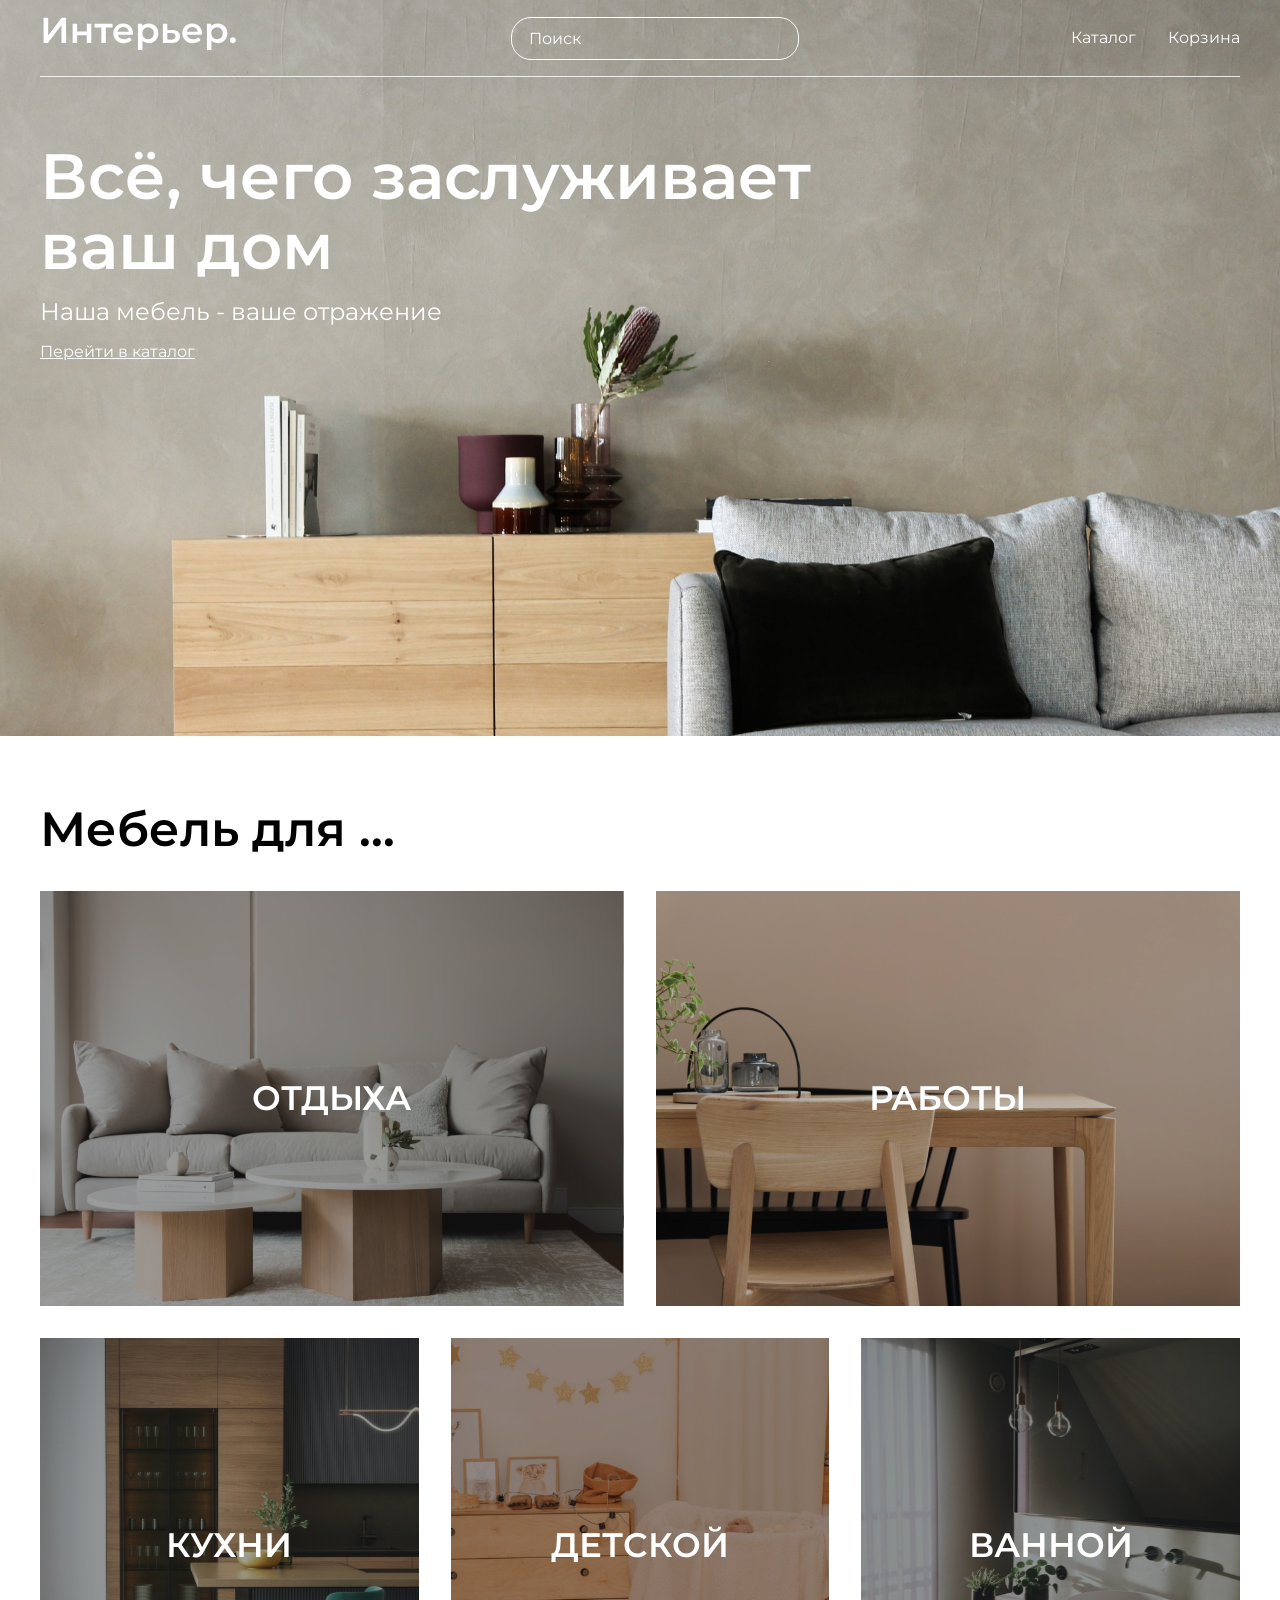
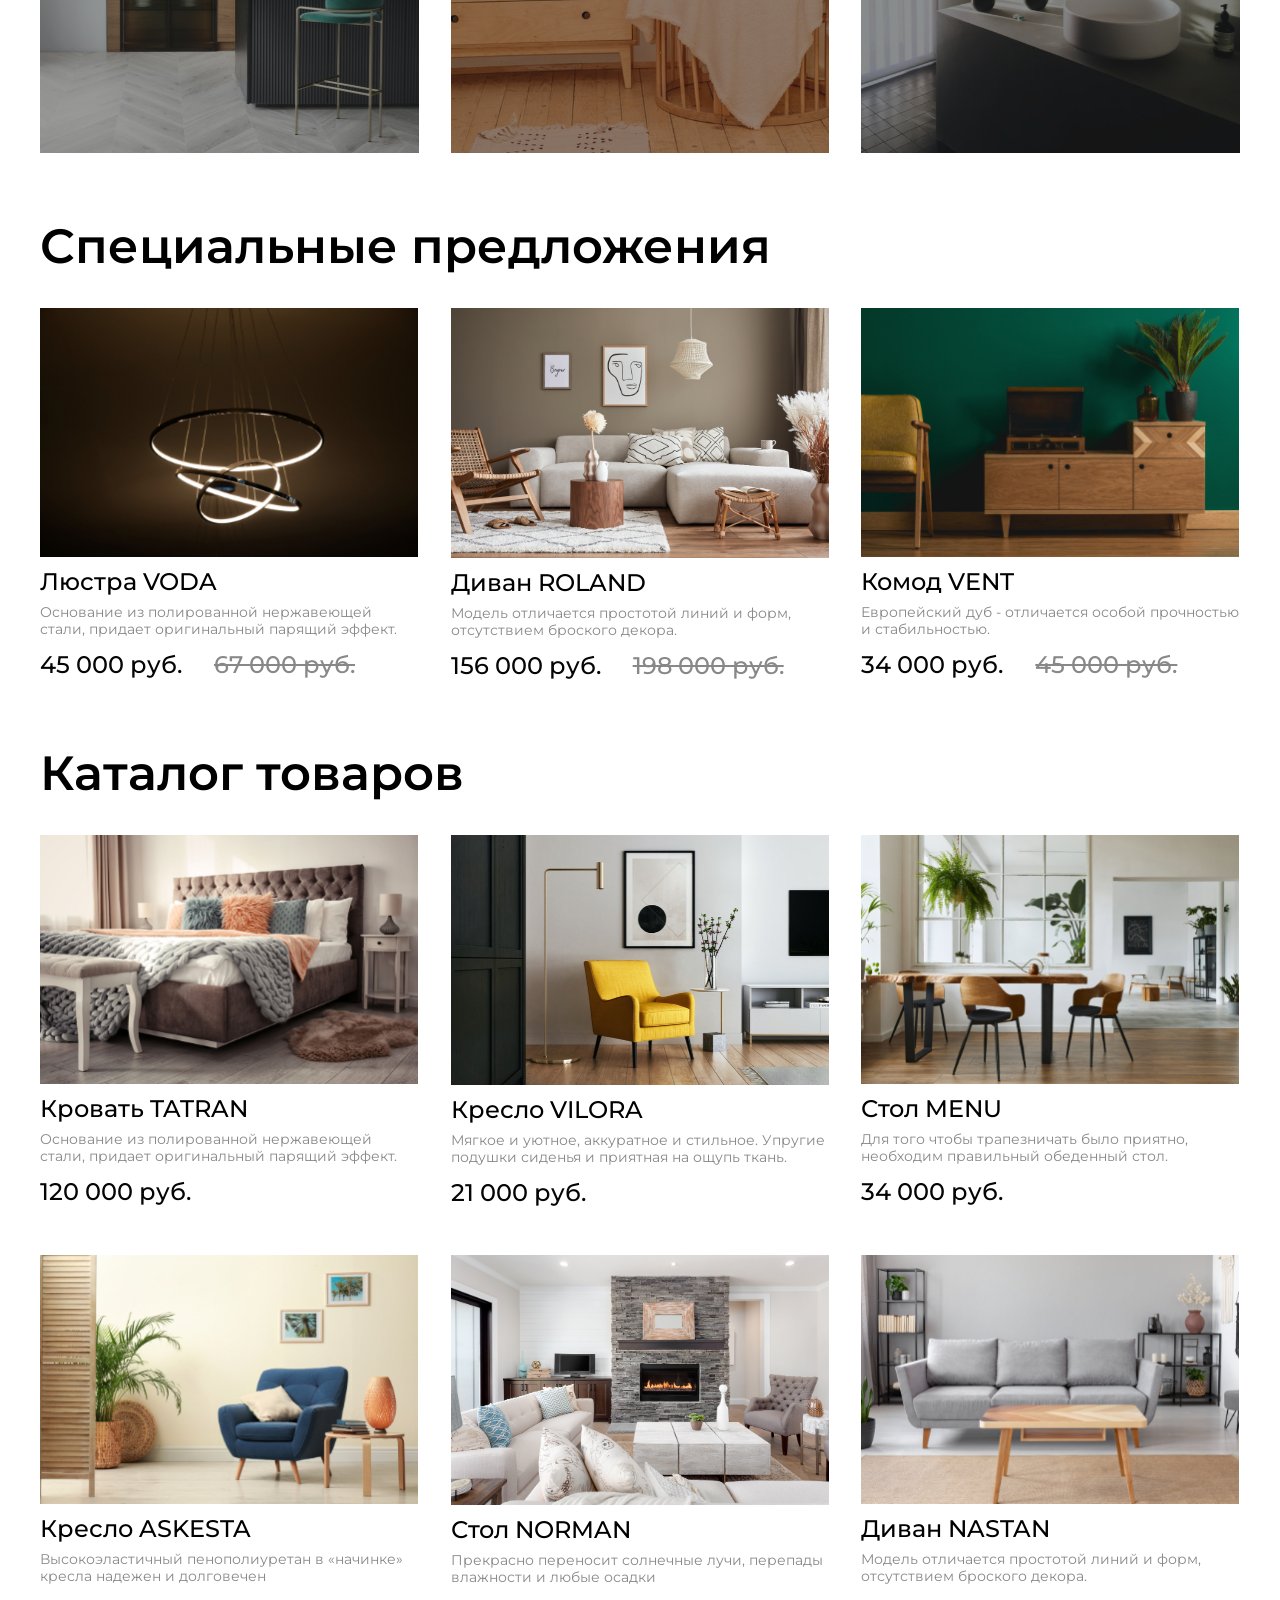
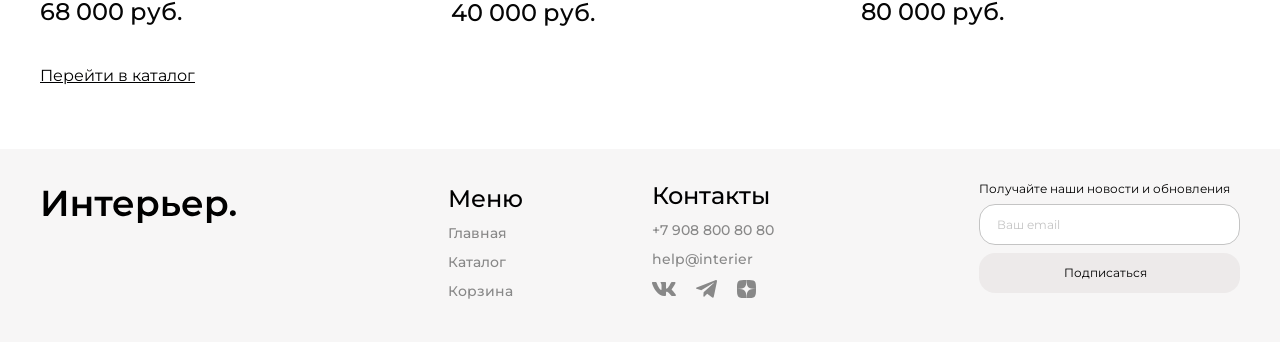
<file: index.html>
<!DOCTYPE html>
<html lang="ru">

<head>
    <meta charset="UTF-8">
    <meta name="viewport" content="width=device-width, initial-scale=1.0">
    <title>Document</title>
    <link rel="preconnect" href="https://fonts.googleapis.com">
    <link rel="preconnect" href="https://fonts.gstatic.com" crossorigin>
    <link href="https://fonts.googleapis.com/css2?family=Montserrat:ital,wght@0,100..900;1,100..900&display=swap"
        rel="stylesheet">
    <link rel="stylesheet" href="style/style.css">
</head>

<body>
    <section class="main-page center">
        <header class="header">
            <a class="logo" href="index.html">
                <img src="./images/logo.svg" alt="лого" class="logo__img">
            </a>
            <input placeholder="Поиск" class="header__input">
            <nav class="nav">
                <a href="catalog.html" class="nav__link">Каталог</a>
                <a href="cart.html" class="nav__link">Корзина</a>
            </nav>
            <div class="nav-mob">
                <a href=""><img src="./images/gg_search.svg" alt="поиск"></a>
                <a href="/catalog.html"><img src="./images/Group201.svg" alt="каталог"></a>
                <a href="/cart.html"><img src="./images/jam_shopping-cart.svg" alt="корзина"></a>
            </div>
        </header>
        <div class="main-page__content">
            <h1 class="main-page__title">Всё, чего заслуживает ваш дом</h1>
            <p class="main-page__text">Наша мебель - ваше отражение</p>
            <a href="catalog.html" class="main-page__link">Перейти в каталог</a>
        </div>
    </section>
    <section>
        <div class="for-box center">
            <h2 class="for-box__title">Мебель для ... </h2>
            <div class="for">
                <div class="for__item for__item_1 for__item_big">ОТДЫХА</div>
                <div class="for__item for__item_2 for__item_big">РАБОТЫ</div>
                <div class="for__item for__item_3">КУХНИ</div>
                <div class="for__item for__item_4">ДЕТСКОЙ</div>
                <div class="for__item for__item_5">ВАННОЙ</div>
            </div>
        </div>
    </section>
    <section class="special center">
        <h2 class="special__title">Специальные предложения</h2>
        <div class="product-content">
            <article class="product">
                <img src="./images/voda.jpg" alt="изображение" class="product__image">
                <div class="icons-container"> 
                    <img src="./images/shopping-bag-line-1.svg" alt="корзина" class="icon-cart">
                    <img src="./images/favorite.svg" alt="нравится" class="icon-favorite">
                </div>
                <h3 class="product__name">Люстра VODA</h3>
                <p class="product__description">Основание из полированной нержавеющей стали, придает оригинальный
                    парящий
                    эффект.</p>
                <div class="product__box-price">
                    <p class="product__price">45 000 руб.</p>
                    <p class="product__old-prise">67 000 руб.</p>
                </div>
            </article>
            <article class="product">
                <img src="./images/roland.jpg" alt="изображение" class="product__image">
                <div class="icons-container"> 
                    <img src="./images/shopping-bag-line-1.svg" alt="корзина" class="icon-cart">
                    <img src="./images/favorite.svg" alt="нравится" class="icon-favorite">
                </div>
                <h3 class="product__name">Диван ROLAND</h3>
                <p class="product__description">Модель отличается простотой линий и форм, отсутствием броского декора.
                </p>
                <div class="product__box-price">
                    <p class="product__price">156 000 руб.</p>
                    <p class="product__old-prise">198 000 руб.</p>
                </div>
            </article>
            <article class="product">
                <img src="./images/vent.jpg" alt="изображение" class="product__image">
                <div class="icons-container"> 
                    <img src="./images/shopping-bag-line-1.svg" alt="корзина" class="icon-cart">
                    <img src="./images/favorite.svg" alt="нравится" class="icon-favorite">
                </div>
                <h3 class="product__name">Комод VENT</h3>
                <p class="product__description">Европейский дуб - отличается особой прочностью и стабильностью.</p>
                <div class="product__box-price">
                    <p class="product__price">34 000 руб.</p>
                    <p class="product__old-prise">45 000 руб.</p>
                </div>
            </article>
        </div>
    </section>
    <section class="catalog-content center">
        <h2 class="catalog-content__title">Каталог товаров</h2>
        <div class="product-content">
            <article class="product">
                <img src="./images/tatran.jpg" alt="изображение" class="product__image">
                <div class="icons-container"> 
                    <img src="./images/shopping-bag-line-1.svg" alt="корзина" class="icon-cart">
                    <img src="./images/favorite.svg" alt="нравится" class="icon-favorite">
                </div>
                <h3 class="product__name">Кровать TATRAN</h3>
                <p class="product__description">Основание из полированной нержавеющей стали, придает оригинальный
                    парящий эффект.</p>
                <div class="product__box-price">
                    <p class="product__price">120 000 руб.</p>
                </div>
            </article>
            <article class="product">
                <img src="./images/vilora.jpg" alt="изображение" class="product__image">
                <div class="icons-container"> 
                    <img src="./images/shopping-bag-line-1.svg" alt="корзина" class="icon-cart">
                    <img src="./images/favorite.svg" alt="нравится" class="icon-favorite">
                </div>
                <h3 class="product__name">Кресло VILORA</h3>
                <p class="product__description">Мягкое и уютное, аккуратное и стильное. Упругие подушки сиденья и
                    приятная на ощупь ткань.</p>
                <div class="product__box-price">
                    <p class="product__price">21 000 руб.</p>
                </div>
            </article>
            <article class="product">
                <img src="./images/menu.jpg" alt="изображение" class="product__image">
                <div class="icons-container"> 
                    <img src="./images/shopping-bag-line-1.svg" alt="корзина" class="icon-cart">
                    <img src="./images/favorite.svg" alt="нравится" class="icon-favorite">
                </div>
                <h3 class="product__name">Стол MENU</h3>
                <p class="product__description">Для того чтобы трапезничать было приятно, необходим правильный обеденный
                    стол.</p>
                <div class="product__box-price">
                    <p class="product__price">34 000 руб.</p>
                </div>
            </article>
            <article class="product">
                <img src="./images/askesta.jpg" alt="изображение" class="product__image">
                <div class="icons-container"> 
                    <img src="./images/shopping-bag-line-1.svg" alt="корзина" class="icon-cart">
                    <img src="./images/favorite.svg" alt="нравится" class="icon-favorite">
                </div>
                <h3 class="product__name">Кресло ASKESTA</h3>
                <p class="product__description">Высокоэластичный пенополиуретан в «начинке» кресла надежен и долговечен
                </p>
                <div class="product__box-price">
                    <p class="product__price">68 000 руб.</p>
                </div>
            </article>
            <article class="product">
                <img src="./images/norman.jpg" alt="изображение" class="product__image">
                <div class="icons-container"> 
                    <img src="./images/shopping-bag-line-1.svg" alt="корзина" class="icon-cart">
                    <img src="./images/favorite.svg" alt="нравится" class="icon-favorite">
                </div>
                <h3 class="product__name">Стол NORMAN</h3>
                <p class="product__description">Прекрасно переносит солнечные лучи, перепады влажности и любые осадки
                </p>
                <div class="product__box-price">
                    <p class="product__price">40 000 руб.</p>
                </div>
            </article>
            <article class="product">
                <img src="./images/nastan.jpg" alt="изображение" class="product__image">
                <div class="icons-container"> 
                    <img src="./images/shopping-bag-line-1.svg" alt="корзина" class="icon-cart">
                    <img src="./images/favorite.svg" alt="нравится" class="icon-favorite">
                </div>
                <h3 class="product__name">Диван NASTAN</h3>
                <p class="product__description">Модель отличается простотой линий и форм, отсутствием броского декора.
                </p>
                <div class="product__box-price">
                    <p class="product__price">80 000 руб.</p>
                </div>
            </article>
        </div>
    </section>
    <a href="catalog.html" class="a center">Перейти в каталог</a>
    <footer class="footer center">
        <a class="logo" href="index.html">
        <img src="./images/logo-footer.svg" alt="лого" class="footer__logo"></a>                 
        <div class="footer-content">
            <nav class="footer__info">
                <div class="footer__item">
                    <h4 class="footer__title">Меню</h4>
                    <nav class="footer__list">
                        <a href="index.html" class="footer__link">Главная</a>
                        <a href="catalog.html" class="footer__link">Каталог</a>
                        <a href="cart.html" class="footer__link">Корзина</a>
                    </nav>
                </div>
                <div class="footer__item">
                    <h4 class="footer__title">Контакты</h4>
                    <a href="tel:+79088008080" class="footer__link">+7 908 800 80 80</a>
                    <a href="mailto:help@interier.com" class="footer__link">help@interier</a>
                    <div class="footer-icons">
                        <a href="https://example.com" class="footer-icons__list"><svg viewBox="0 0 24.0005 14" xmlns="http://www.w3.org/2000/svg" xmlns:xlink="http://www.w3.org/1999/xlink" width="24.000488" height="14.000000" fill="none">
                            <path id="VectorVK" d="M23.45 0.948C23.616 0.402 23.45 0 22.655 0L20.03 0C19.362 0 19.054 0.347 18.887 0.73C18.887 0.73 17.552 3.926 15.661 6.002C15.049 6.604 14.771 6.795 14.437 6.795C14.27 6.795 14.019 6.604 14.019 6.057L14.019 0.948C14.019 0.292 13.835 0 13.279 0L9.151 0C8.734 0 8.483 0.304 8.483 0.593C8.483 1.214 9.429 1.358 9.526 3.106L9.526 6.904C9.526 7.737 9.373 7.888 9.039 7.888C8.149 7.888 5.984 4.677 4.699 1.003C4.45 0.288 4.198 0 3.527 0L0.9 0C0.15 0 0 0.347 0 0.73C0 1.412 0.89 4.8 4.145 9.281C6.315 12.341 9.37 14 12.153 14C13.822 14 14.028 13.632 14.028 12.997L14.028 10.684C14.028 9.947 14.186 9.8 14.715 9.8C15.105 9.8 15.772 9.992 17.33 11.467C19.11 13.216 19.403 14 20.405 14L23.03 14C23.78 14 24.156 13.632 23.94 12.904C23.702 12.18 22.852 11.129 21.725 9.882C21.113 9.172 20.195 8.407 19.916 8.024C19.527 7.533 19.638 7.314 19.916 6.877C19.916 6.877 23.116 2.451 23.449 0.948L23.45 0.948Z" fill="rgb(136.078,136.078,136.078)" fill-rule="evenodd" />
                        </svg></a>
                        <a href="https://example.com" class="footer-icons__list"><svg viewBox="0 0 21 17.6758" xmlns="http://www.w3.org/2000/svg" xmlns:xlink="http://www.w3.org/1999/xlink" width="21.000000" height="17.675781" fill="none">
                            <path id="VectorTG" d="M19.2952 0.200894L0.690181 7.4125C-0.0585179 7.74834 -0.311748 8.42087 0.50922 8.78587L5.28221 10.3105L16.8227 3.14143C17.4528 2.69136 18.0979 2.81137 17.5428 3.30647L7.63109 12.3272L7.31974 16.1448C7.60812 16.7342 8.13615 16.737 8.47297 16.444L11.2152 13.8359L15.9117 17.3709C17.0025 18.02 17.596 17.6011 17.8307 16.4114L20.9112 1.74952C21.231 0.285058 20.6856 -0.360199 19.2952 0.200894Z" fill="rgb(136.078,136.078,136.078)" fill-rule="nonzero" />
                        </svg></a>
                        <a href="https://example.com" class="footer-icons__list"><svg viewBox="0 0 19 18" xmlns="http://www.w3.org/2000/svg" xmlns:xlink="http://www.w3.org/1999/xlink" width="19.000000" height="18.000000" fill="none">
                            <path id="VectorDZ" d="M11.3321 10.7357C9.83929 12.195 9.73071 14.0143 9.60178 18C13.5239 18 16.2314 17.9871 17.6293 16.7014C18.9864 15.3771 19 12.69 19 9.09643C14.7929 9.225 12.8725 9.32143 11.3321 10.7357ZM0 9.09643C0 12.69 0.0135714 15.3771 1.37071 16.7014C2.76857 17.9871 5.47607 18 9.39821 18C9.2625 14.0143 9.16071 12.195 7.66786 10.7357C6.1275 9.32143 4.20714 9.21857 0 9.09643ZM9.39821 0C5.48286 0 2.76857 0.0128571 1.37071 1.29857C0.0135714 2.62286 0 5.31 0 8.90357C4.20714 8.775 6.1275 8.67857 7.66786 7.26429C9.16071 5.805 9.26929 3.98571 9.39821 0ZM11.3321 7.26429C9.83929 5.805 9.73071 3.98571 9.60178 0C13.5239 0 16.2314 0.0128571 17.6293 1.29857C18.9864 2.62286 19 5.31 19 8.90357C14.7929 8.775 12.8725 8.67857 11.3321 7.26429Z" fill="rgb(136.078,136.078,136.078)" fill-rule="nonzero" />
                        </svg></a>
                    </div>
                </div>
            </nav>
            <form class="form">
                <p class="form__text">Получайте наши новости и обновления</p>
                <input placeholder="Ваш email" class="form__input">
                <button class="form__btn">Подписаться</button>
            </form>
        </div>
    </footer>
</body>
</html>
</file>
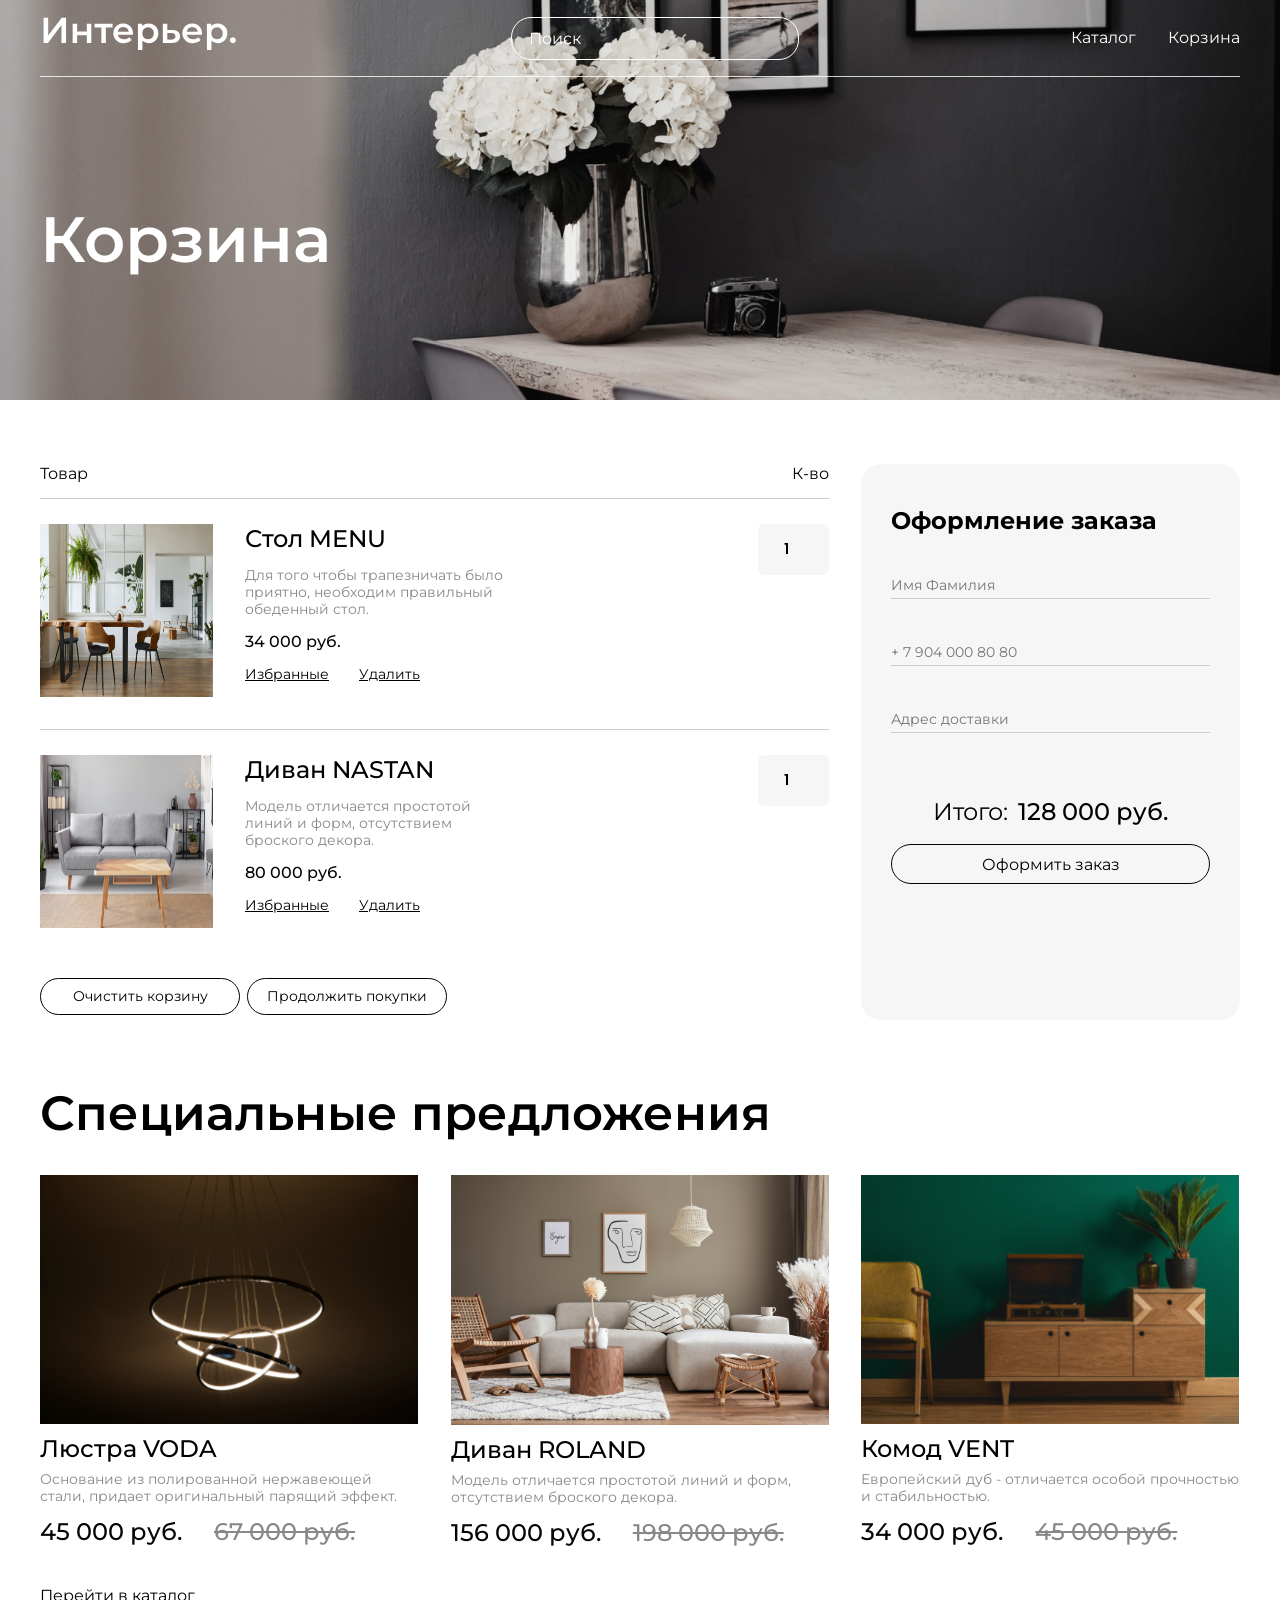
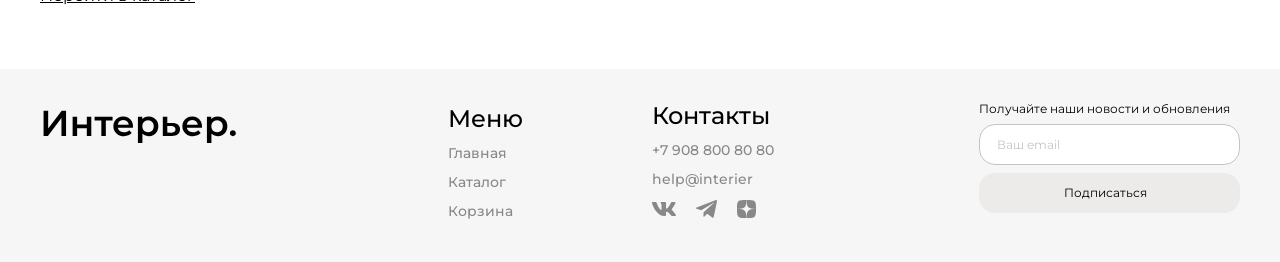
<file: cart.html>
<!DOCTYPE html>
<html lang="ru">

<head>
    <meta charset="UTF-8">
    <meta name="viewport" content="width=device-width, initial-scale=1.0">
    <title>Document</title>
    <link href="https://fonts.googleapis.com/css2?family=Montserrat:ital,wght@0,100..900;1,100..900&display=swap"
        rel="stylesheet">
    <link rel="preconnect" href="https://fonts.googleapis.com">
    <link rel="preconnect" href="https://fonts.gstatic.com" crossorigin>
    <link
        href="https://fonts.googleapis.com/css2?family=Montserrat:ital,wght@0,100..900;1,100..900&family=Poppins:ital,wght@0,100;0,200;0,300;0,400;0,500;0,600;0,700;0,800;0,900;1,100;1,200;1,300;1,400;1,500;1,600;1,700;1,800;1,900&display=swap"
        rel="stylesheet">
    <link rel="stylesheet" href="style/style.css">
</head>

<body>
    <section class="top-cart center">
        <header class="header">
            <a class="logo" href="index.html">
                <img src="./images/logo.svg" alt="лого">
            </a>
            <input placeholder="Поиск" class="header__input">
            <nav class="nav">
                <a href="catalog.html" class="nav__link">Каталог</a>
                <a href="cart.html" class="nav__link">Корзина</a>
            </nav>
            <div class="nav-mob">
                <a href=""><img src="/images/gg_search.svg" alt="поиск"></a>
                <a href="/catalog.html"><img src="/images/Group201.svg" alt="каталог"></a>
                <a href="/cart.html"><img src="/images/jam_shopping-cart.svg" alt="корзина"></a>
            </div>
        </header>
        <h1 class="top-cart__title">Корзина</h1>
    </section>
    <section class="cart center">
        <div class="cart__content">
            <div class="cart__name-box">
                <p>Товар</p>
                <p>К-во</p>
            </div>
            <div class="cart__item">
                <div class="cart__left">
                    <img src="./images/menu.jpg" alt="изображение" class="cart__images">
                    <div class="cart__info">
                        <h2 class="cart__name">Стол MENU</h2>
                        <p class="cart__description">Для того чтобы трапезничать было приятно, необходим правильный
                            обеденный стол.</p>
                        <p class="cart__price">34 000 руб.</p>
                        <div class="cart__link-box">
                            <a href="" class="cart__link">Избранные</a>
                            <a href="" class="cart__link">Удалить</a>
                        </div>
                    </div>
                </div>
                <input type="number" class="cart__input" value="1" min="1">
            </div>
            <div class="cart__item">
                <div class="cart__left">
                    <img src="./images/nastan.jpg" alt="изображение" class="cart__images">
                    <div class="cart__info">
                        <h2 class="cart__name">Диван NASTAN</h2>
                        <p class="cart__description">Модель отличается простотой линий и форм, отсутствием броского
                            декора.</p>
                        <p class="cart__price">80 000 руб.</p>
                        <div class="cart__link-box">
                            <a href="" class="cart__link">Избранные</a>
                            <a href="" class="cart__link">Удалить</a>
                        </div>
                    </div>

                </div>
                <input type="number" class="cart__input" value="1" min="1">

            </div>
            <div class="cart__btn">
                <a href="" class="clear-cart a-cart">Очистить корзину</a>
                <a href="catalog.html" class="shopping a-cart">Продолжить покупки</a>
              </div>
        </div>
        <form class="order-form">
            <div class="order-form__group">
                <h3 class="order-form__title">Оформление заказа</h3>
                <div class="order-form__data">
                    <input placeholder="Имя Фамилия" class="order-form__input" required>
                    <input placeholder="+ 7 904 000 80 80" class="order-form__input" required>
                    <input placeholder="Адрес доставки" class="order-form__input" required>
                </div>
            </div>
            <div class="order-form__total">
                <div class="total">
                    <span class="label">Итого:</span>
                    <span class="total__amount">128 000 руб.</span>
                </div>
                <button type="submit" class="order-form__btm">Оформить заказ</button>
            </div>
        </form>
    </section>
    <section class="special center">
        <h4 class="special__title">Специальные предложения</h4>
        <div class="product-content">
            <article class="product">
                <img src="./images/voda.jpg" alt="изображение" class="product__image">
                <div class="icons-container"> 
                    <img src="./images/shopping-bag-line-1.svg" alt="корзина" class="icon-cart">
                    <img src="./images/favorite.svg" alt="нравится" class="icon-favorite">
                </div>
                <h3 class="product__name">Люстра VODA</h3>
                <p class="product__description">Основание из полированной нержавеющей стали, придает оригинальный
                    парящий эффект.</p>
                <div class="product__box-price">
                    <p class="product__price">45 000 руб.</p>
                    <p class="product__old-prise">67 000 руб.</p>
                </div>
            </article>
            <article class="product">
                <img src="./images/roland.jpg" alt="изображение" class="product__image">
                <div class="icons-container"> 
                    <img src="./images/shopping-bag-line-1.svg" alt="корзина" class="icon-cart">
                    <img src="./images/favorite.svg" alt="нравится" class="icon-favorite">
                </div>
                <h3 class="product__name">Диван ROLAND</h3>
                <p class="product__description">Модель отличается простотой линий и форм, отсутствием броского декора.
                </p>
                <div class="product__box-price">
                    <p class="product__price">156 000 руб.</p>
                    <p class="product__old-prise">198 000 руб.</p>
                </div>
            </article>
            <article class="product">
                <img src="./images/vent.jpg" alt="изображение" class="product__image">
                <div class="icons-container"> 
                    <img src="./images/shopping-bag-line-1.svg" alt="корзина" class="icon-cart">
                    <img src="./images/favorite.svg" alt="нравится" class="icon-favorite">
                </div>
                <h3 class="product__name">Комод VENT</h3>
                <p class="product__description">Европейский дуб - отличается особой прочностью и стабильностью.</p>
                <div class="product__box-price">
                    <p class="product__price">34 000 руб.</p>
                    <p class="product__old-prise">45 000 руб.</p>
                </div>
            </article>
        </div>
    </section>
        <a href="catalog.html" class="a center">Перейти в каталог</a>
       <footer class="footer center">
        <a class="logo" href="index.html">
        <img src="./images/logo-footer.svg" alt="лого" class="footer__logo"></a>
        <div class="footer-content">
            <nav class="footer__info">
                <div class="footer__item">
                    <h4 class="footer__title">Меню</h4>
                    <nav class="footer__list">
                        <a href="index.html" class="footer__link">Главная</a>
                        <a href="catalog.html" class="footer__link">Каталог</a>
                        <a href="cart.html" class="footer__link">Корзина</a>
                    </nav>
                </div>
                <div class="footer__item">
                    <h4 class="footer__title">Контакты</h4>
                    <a href="tel:+79088008080" class="footer__link">+7 908 800 80 80</a>
                    <a href="mailto:help@interier.com" class="footer__link">help@interier</a>
                    <div class="footer-icons">
                        <a href="https://example.com" class="footer-icons__list"><svg viewBox="0 0 24.0005 14" xmlns="http://www.w3.org/2000/svg" xmlns:xlink="http://www.w3.org/1999/xlink" width="24.000488" height="14.000000" fill="none">
                            <path id="VectorVK" d="M23.45 0.948C23.616 0.402 23.45 0 22.655 0L20.03 0C19.362 0 19.054 0.347 18.887 0.73C18.887 0.73 17.552 3.926 15.661 6.002C15.049 6.604 14.771 6.795 14.437 6.795C14.27 6.795 14.019 6.604 14.019 6.057L14.019 0.948C14.019 0.292 13.835 0 13.279 0L9.151 0C8.734 0 8.483 0.304 8.483 0.593C8.483 1.214 9.429 1.358 9.526 3.106L9.526 6.904C9.526 7.737 9.373 7.888 9.039 7.888C8.149 7.888 5.984 4.677 4.699 1.003C4.45 0.288 4.198 0 3.527 0L0.9 0C0.15 0 0 0.347 0 0.73C0 1.412 0.89 4.8 4.145 9.281C6.315 12.341 9.37 14 12.153 14C13.822 14 14.028 13.632 14.028 12.997L14.028 10.684C14.028 9.947 14.186 9.8 14.715 9.8C15.105 9.8 15.772 9.992 17.33 11.467C19.11 13.216 19.403 14 20.405 14L23.03 14C23.78 14 24.156 13.632 23.94 12.904C23.702 12.18 22.852 11.129 21.725 9.882C21.113 9.172 20.195 8.407 19.916 8.024C19.527 7.533 19.638 7.314 19.916 6.877C19.916 6.877 23.116 2.451 23.449 0.948L23.45 0.948Z" fill="rgb(136.078,136.078,136.078)" fill-rule="evenodd" />
                        </svg></a>
                        <a href="https://example.com" class="footer-icons__list"><svg viewBox="0 0 21 17.6758" xmlns="http://www.w3.org/2000/svg" xmlns:xlink="http://www.w3.org/1999/xlink" width="21.000000" height="17.675781" fill="none">
                            <path id="VectorTG" d="M19.2952 0.200894L0.690181 7.4125C-0.0585179 7.74834 -0.311748 8.42087 0.50922 8.78587L5.28221 10.3105L16.8227 3.14143C17.4528 2.69136 18.0979 2.81137 17.5428 3.30647L7.63109 12.3272L7.31974 16.1448C7.60812 16.7342 8.13615 16.737 8.47297 16.444L11.2152 13.8359L15.9117 17.3709C17.0025 18.02 17.596 17.6011 17.8307 16.4114L20.9112 1.74952C21.231 0.285058 20.6856 -0.360199 19.2952 0.200894Z" fill="rgb(136.078,136.078,136.078)" fill-rule="nonzero" />
                        </svg></a>
                        <a href="https://example.com" class="footer-icons__list"><svg viewBox="0 0 19 18" xmlns="http://www.w3.org/2000/svg" xmlns:xlink="http://www.w3.org/1999/xlink" width="19.000000" height="18.000000" fill="none">
                            <path id="VectorDZ" d="M11.3321 10.7357C9.83929 12.195 9.73071 14.0143 9.60178 18C13.5239 18 16.2314 17.9871 17.6293 16.7014C18.9864 15.3771 19 12.69 19 9.09643C14.7929 9.225 12.8725 9.32143 11.3321 10.7357ZM0 9.09643C0 12.69 0.0135714 15.3771 1.37071 16.7014C2.76857 17.9871 5.47607 18 9.39821 18C9.2625 14.0143 9.16071 12.195 7.66786 10.7357C6.1275 9.32143 4.20714 9.21857 0 9.09643ZM9.39821 0C5.48286 0 2.76857 0.0128571 1.37071 1.29857C0.0135714 2.62286 0 5.31 0 8.90357C4.20714 8.775 6.1275 8.67857 7.66786 7.26429C9.16071 5.805 9.26929 3.98571 9.39821 0ZM11.3321 7.26429C9.83929 5.805 9.73071 3.98571 9.60178 0C13.5239 0 16.2314 0.0128571 17.6293 1.29857C18.9864 2.62286 19 5.31 19 8.90357C14.7929 8.775 12.8725 8.67857 11.3321 7.26429Z" fill="rgb(136.078,136.078,136.078)" fill-rule="nonzero" />
                        </svg></a>
                    </div>
                </div>
            </nav>
            <form class="form">
                <p class="form__text">Получайте наши новости и обновления</p>
                <input placeholder="Ваш email" class="form__input">
                <button class="form__btn">Подписаться</button>
            </form>
        </div>
    </footer>
</body>
</html>
</file>
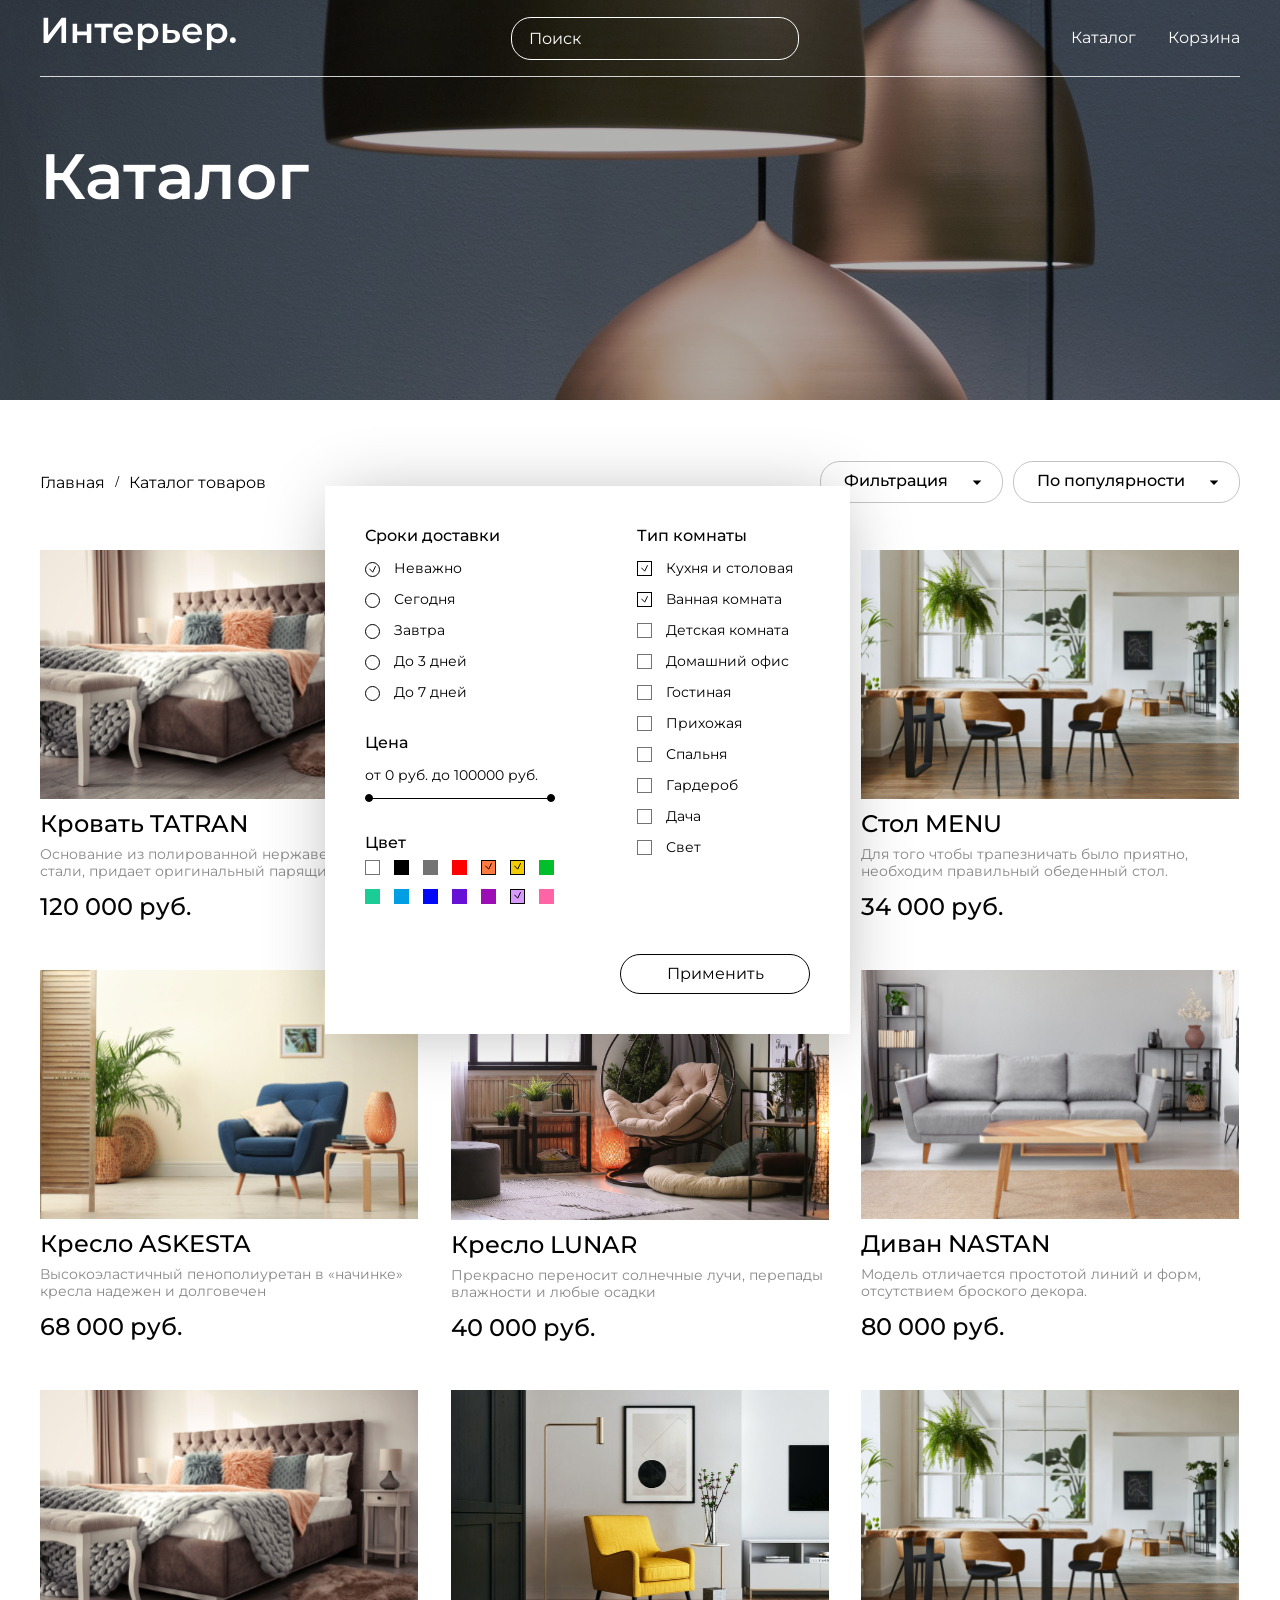
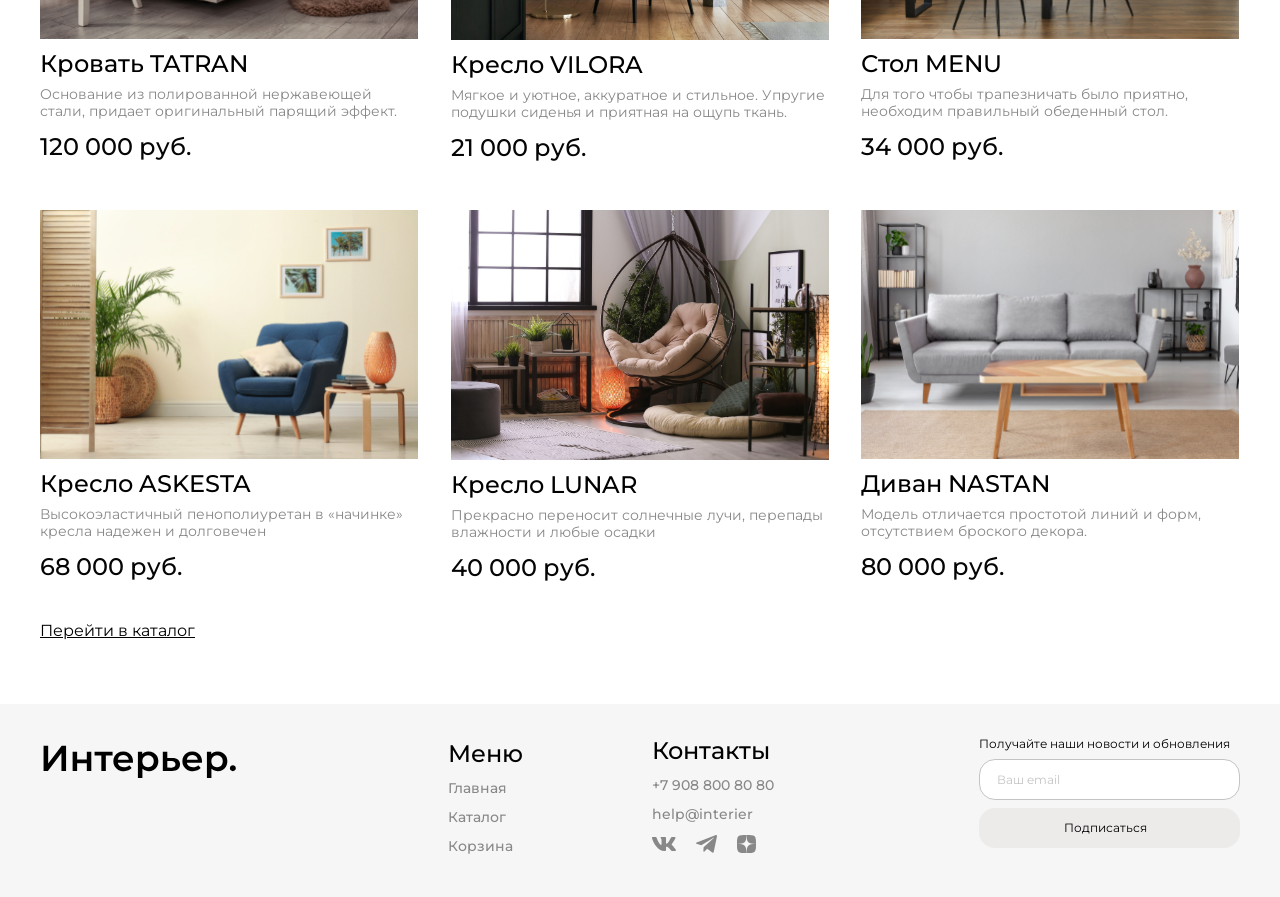
<file: catalog.html>
<!DOCTYPE html>
<html lang="ru">

<head>
    <meta charset="UTF-8">
    <meta name="viewport" content="width=device-width, initial-scale=1.0">
    <title>Document</title>
    <link rel="preconnect" href="https://fonts.googleapis.com">
    <link rel="preconnect" href="https://fonts.gstatic.com" crossorigin>
    <link href="https://fonts.googleapis.com/css2?family=Montserrat:ital,wght@0,100..900;1,100..900&display=swap"
        rel="stylesheet">
    <link rel="stylesheet" href="style/style.css">
</head>

<body>
<section class="main-page main-page_catalog center">
    <header class="header">
        <a class="logo" href="index.html">
            <img src="./images/logo.svg" alt="лого">
        </a>
        <input placeholder="Поиск" class="header__input">
        <nav class="nav">
            <a href="catalog.html" class="nav__link">Каталог</a>
            <a href="cart.html" class="nav__link">Корзина</a>
        </nav>
        <div class="nav-mob">
            <a href=""><img src="/images/gg_search.svg" alt="поиск"></a>
            <a href="/catalog.html"><img src="/images/Group201.svg" alt="каталог"></a>
            <a href="/cart.html"><img src="/images/jam_shopping-cart.svg" alt="корзина"></a>
        </div>
    </header>
    <div class="main-page__content">
        <h1 class="main-page__title">Каталог</h1>
    </div>
</section>
<section class="catalog-controls center">
    <nav class="catalog-controls__link">
        <a href="index.html">Главная</a>/<a href="catalog.html">Каталог товаров</a>
    </nav>
    <div class="container center">
        <div class="filtering">
            <button class=" filtering__button">Фильтрация</button>
            <form class="filter-form" action="#" method="get">
                <div class="filter-form__group">
                    <fieldset class="filter-form__fieldset">
                        <legend class="filter-form__legend">Сроки доставки</legend>
                        <div class="radio">
                            <div class="radio__checkbox">
                                <input type="radio" id="no-matter" name="delivery" value="any" checked>
                                <label for="no-matter">Неважно</label>
                            </div>
                            <div class="radio__checkbox">
                                <input type="radio" id="today" name="delivery" value="today">
                                <label for="today">Сегодня</label>
                            </div>
                            <div class="radio__checkbox">
                                <input type="radio" id="tomorrow" name="delivery" value="tomorrow">
                                <label for="tomorrow">Завтра</label>
                            </div>
                            <div class="radio__checkbox">
                                <input type="radio" id="up-to-3-days" name="delivery" value="up-to-3-days">
                                <label for="up-to-3-days">До 3 дней</label>
                            </div>
                            <div class="radio__checkbox">
                                <input type="radio" id="up-to-7-days" name="delivery" value="up-to-7-days">
                                <label for="up-to-7-days">До 7 дней</label>
                            </div>
                        </div>
                    </fieldset>
                    <fieldset class="filter-form__fieldset">
                        <legend class="filter-form__legend">Цена</legend>
                        <div class="range">
                            <label class="range__label">от 0 руб. до 100000 руб.</label>
                            <div class="range__slider">
                                <input class="range__input range__input--min" name="range_1" type="range" min="1"
                                    max="100000" value="1">
                                <input class="range__input range__input--max" name="range_1" type="range" min="1"
                                    max="100000" value="100000">
                            </div>
                        </div>
                    </fieldset>
                    <fieldset class="filter-form__fieldset">
                        <legend class="filter-form__legend">Цвет</legend>
                        <div class="colors">
                            <div class="colors__checkbox">
                                <input class="colors__input" type="checkbox" id="white" name="color">
                                <label class="colors__label colors__label-white" for="white"></label>
                            </div>
                            <div class="colors__checkbox">
                                <input class="colors__input" type="checkbox" id="black" name="color">
                                <label class="colors__label colors__label-black" for="black"></label>
                            </div>
                            <div class="colors__checkbox">
                                <input class="colors__input" type="checkbox" id="gray" name="color">
                                <label class="colors__label colors__label-gray" for="gray"></label>
                            </div>
                            <div class="colors__checkbox">
                                <input class="colors__input" type="checkbox" id="red" name="color">
                                <label class="colors__label colors__label-red" for="red"></label>
                            </div>
                            <div class="colors__checkbox">
                                <input class="colors__input" type="checkbox" id="orange" name="color" checked>
                                <label class="colors__label colors__label-orange" for="orange"></label>
                            </div>
                            <div class="colors__checkbox">
                                <input class="colors__input" type="checkbox" id="yellow" name="color" checked>
                                <label class="colors__label colors__label-yellow" for="yellow"></label>
                            </div>
                            <div class="colors__checkbox">
                                <input class="colors__input" type="checkbox" id="green" name="color">
                                <label class="colors__label colors__label-green" for="green"></label>
                            </div>
                            <div class="colors__checkbox">
                                <input class="colors__input" type="checkbox" id="turquoise" name="color">
                                <label class="colors__label colors__label-turquoise" for="turquoise"></label>
                            </div>
                            <div class="colors__checkbox">
                                <input class="colors__input" type="checkbox" id="cyan" name="color">
                                <label class="colors__label colors__label-cyan" for="cyan"></label>
                            </div>
                            <div class="colors__checkbox">
                                <input class="colors__input" type="checkbox" id="blue" name="color">
                                <label class="colors__label colors__label-blue" for="blue"></label>
                            </div>
                            <div class="colors__checkbox">
                                <input class="colors__input" type="checkbox" id="violet" name="color">
                                <label class="colors__label colors__label-violet" for="violet"></label>
                            </div>
                            <div class="colors__checkbox">
                                <input class="colors__input" type="checkbox" id="purple" name="color">
                                <label class="colors__label colors__label-purple" for="purple"></label>
                            </div>
                            <div class="colors__checkbox">
                                <input class="colors__input" type="checkbox" id="lilac" name="color" checked>
                                <label class="colors__label colors__label-lilac" for="lilac"></label>
                            </div>
                            <div class="colors__checkbox">
                                <input class="colors__input" type="checkbox" id="pink" name="color">
                                <label class="colors__label colors__label-pink" for="pink"></label>
                            </div>
                        </div>
                    </fieldset>
                    <fieldset class="filter-form__fieldset">
                        <legend class="filter-form__legend">Тип комнаты</legend>
                        <div class="rooms">
                            <div class="room-checkbox">
                                <input class="room-checkbox__input" type="checkbox" id="kitchen" name="room" checked>
                                <label class="room-checkbox__label" for="kitchen">Кухня и столовая</label>
                            </div>
                            <div class="room-checkbox">
                                <input class="room-checkbox__input" type="checkbox" id="bathroom" name="room" checked>
                                <label class="room-checkbox__label" for="bathroom">Ванная комната</label>
                            </div>
                            <div class="room-checkbox">
                                <input class="room-checkbox__input" type="checkbox" id="children-room" name="room">
                                <label class="room-checkbox__label" for="children-room">Детская комната</label>
                            </div>
                            <div class="room-checkbox">
                                <input class="room-checkbox__input" type="checkbox" id="home-office" name="room">
                                <label class="room-checkbox__label" for="home-office">Домашний офис</label>
                            </div>
                            <div class="room-checkbox">
                                <input class="room-checkbox__input" type="checkbox" id="living-room" name="room">
                                <label class="room-checkbox__label" for="living-room">Гостиная</label>
                            </div>
                            <div class="room-checkbox">
                                <input class="room-checkbox__input" type="checkbox" id="hallway" name="room">
                                <label class="room-checkbox__label" for="hallway">Прихожая</label>
                            </div>
                            <div class="room-checkbox">
                                <input class="room-checkbox__input" type="checkbox" id="bedroom" name="room">
                                <label class="room-checkbox__label" for="bedroom">Спальня</label>
                            </div>
                            <div class="room-checkbox">
                                <input class="room-checkbox__input" type="checkbox" id="wardrobe" name="room">
                                <label class="room-checkbox__label" for="wardrobe">Гардероб</label>
                            </div>
                            <div class="room-checkbox">
                                <input class="room-checkbox__input" type="checkbox" id="country-house" name="room">
                                <label class="room-checkbox__label" for="country-house">Дача</label>
                            </div>
                            <div class="room-checkbox">
                                <input class="room-checkbox__input" type="checkbox" id="light" name="room">
                                <label class="room-checkbox__label" for="light">Свет</label>
                            </div>
                        </div>
                    </fieldset>
                </div>
                <button class="filter-form__button" type="button">Применить</button>
            </form>
            <div class="select">
                <select class="select__filtr">
                    <option value="sort-by">По популярности</option>
                    <option value="new">Сначала новые</option>
                    <option value="old">Сначала старые</option>
                </select>
            </div>
        </div>
    </div>
</section>
<section class="content center">
    <div class="product-content">
        <article class="product">
            <img src="./images/tatran.jpg" alt="изображение" class="product__image">
            <div class="icons-container"> 
                <img src="./images/shopping-bag-line-1.svg" alt="корзина" class="icon-cart">
                <img src="./images/favorite.svg" alt="нравится" class="icon-favorite">
            </div>
            <h2 class="product__name">Кровать TATRAN</h2>
            <p class="product__description">Основание из полированной нержавеющей стали, придает оригинальный
                парящий эффект.</p>
            <div class="product__box-price">
                <p class="product__price">120 000 руб.</p>
            </div>
        </article>
        <article class="product">
            <img src="./images/vilora.jpg" alt="изображение" class="product__image">
            <div class="icons-container"> 
                <img src="./images/shopping-bag-line-1.svg" alt="корзина" class="icon-cart">
                <img src="./images/favorite.svg" alt="нравится" class="icon-favorite">
            </div>
            <h2 class="product__name">Кресло VILORA</h2>
            <p class="product__description">Мягкое и уютное, аккуратное и стильное. Упругие подушки сиденья и
                приятная на ощупь ткань.</p>
            <div class="product__box-price">
                <p class="product__price">21 000 руб.</p>
            </div>
        </article>
        <article class="product">
            <img src="./images/menu.jpg" alt="изображение" class="product__image">
            <div class="icons-container"> 
                <img src="./images/shopping-bag-line-1.svg" alt="корзина" class="icon-cart">
                <img src="./images/favorite.svg" alt="нравится" class="icon-favorite">
            </div>
            <h2 class="product__name">Стол MENU</h2>
            <p class="product__description">Для того чтобы трапезничать было приятно, необходим правильный обеденный
                стол.</p>
            <div class="product__box-price">
                <p class="product__price">34 000 руб.</p>
            </div>
        </article>
        <article class="product">
            <img src="./images/askesta.jpg" alt="изображение" class="product__image">
            <div class="icons-container"> 
                <img src="./images/shopping-bag-line-1.svg" alt="корзина" class="icon-cart">
                <img src="./images/favorite.svg" alt="нравится" class="icon-favorite">
            </div>
            <h2 class="product__name">Кресло ASKESTA</h2>
            <p class="product__description">Высокоэластичный пенополиуретан в «начинке» кресла надежен и долговечен
            </p>
            <div class="product__box-price">
                <p class="product__price">68 000 руб.</p>
            </div>
        </article>
        <article class="product">
            <img src="./images/Lunar.jpg" alt="изображение" class="product__image">
            <div class="icons-container"> 
                <img src="./images/shopping-bag-line-1.svg" alt="корзина" class="icon-cart">
                <img src="./images/favorite.svg" alt="нравится" class="icon-favorite">
            </div>
            <h2 class="product__name">Кресло LUNAR</h2>
            <p class="product__description">Прекрасно переносит солнечные лучи, перепады влажности и любые осадки</p>
            <div class="product__box-price">
                <p class="product__price">40 000 руб.</p>
            </div>
        </article>
        <article class="product">
            <img src="./images/nastan.jpg" alt="изображение" class="product__image">
            <div class="icons-container"> 
                <img src="./images/shopping-bag-line-1.svg" alt="корзина" class="icon-cart">
                <img src="./images/favorite.svg" alt="нравится" class="icon-favorite">
            </div>
            <h2 class="product__name">Диван NASTAN</h2>
            <p class="product__description">Модель отличается простотой линий и форм, отсутствием броского декора.
            </p>
            <div class="product__box-price">
                <p class="product__price">80 000 руб.</p>
            </div>
        </article>
        <article class="product">
            <img src="./images/tatran.jpg" alt="изображение" class="product__image">
            <div class="icons-container"> 
                <img src="./images/shopping-bag-line-1.svg" alt="корзина" class="icon-cart">
                <img src="./images/favorite.svg" alt="нравится" class="icon-favorite">
            </div>
            <h2 class="product__name">Кровать TATRAN</h2>
            <p class="product__description">Основание из полированной нержавеющей стали, придает оригинальный
                парящий эффект.</p>
            <div class="product__box-price">
                <p class="product__price">120 000 руб.</p>
            </div>
        </article>
        <article class="product">
            <img src="./images/vilora.jpg" alt="изображение" class="product__image">
            <div class="icons-container"> 
                <img src="./images/shopping-bag-line-1.svg" alt="корзина" class="icon-cart">
                <img src="./images/favorite.svg" alt="нравится" class="icon-favorite">
            </div>
            <h2 class="product__name">Кресло VILORA</h2>
            <p class="product__description">Мягкое и уютное, аккуратное и стильное. Упругие подушки сиденья и
                приятная на ощупь ткань.</p>
            <div class="product__box-price">
                <p class="product__price">21 000 руб.</p>
            </div>
        </article>
        <article class="product">
            <img src="./images/menu.jpg" alt="изображение" class="product__image">
            <div class="icons-container"> 
                <img src="./images/shopping-bag-line-1.svg" alt="корзина" class="icon-cart">
                <img src="./images/favorite.svg" alt="нравится" class="icon-favorite">
            </div>
            <h2 class="product__name">Стол MENU</h2>
            <p class="product__description">Для того чтобы трапезничать было приятно, необходим правильный обеденный
                стол.</p>
            <div class="product__box-price">
                <p class="product__price">34 000 руб.</p>
            </div>
        </article>
        <article class="product">
            <img src="./images/askesta.jpg" alt="изображение" class="product__image">
            <div class="icons-container"> 
                <img src="./images/shopping-bag-line-1.svg" alt="корзина" class="icon-cart">
                <img src="./images/favorite.svg" alt="нравится" class="icon-favorite">
            </div>
            <h2 class="product__name">Кресло ASKESTA</h2>
            <p class="product__description">Высокоэластичный пенополиуретан в «начинке» кресла надежен и долговечен
            </p>
            <div class="product__box-price">
                <p class="product__price">68 000 руб.</p>
            </div>
        </article>
        <article class="product">
            <img src="./images/Lunar.jpg" alt="изображение" class="product__image">
            <div class="icons-container"> 
                <img src="./images/shopping-bag-line-1.svg" alt="корзина" class="icon-cart">
                <img src="./images/favorite.svg" alt="нравится" class="icon-favorite">
            </div>
            <h2 class="product__name">Кресло LUNAR</h2>
            <p class="product__description">Прекрасно переносит солнечные лучи, перепады влажности и любые осадки</p>
            <div class="product__box-price">
                <p class="product__price">40 000 руб.</p>
            </div>
        </article>
        <article class="product">
            <img src="./images/nastan.jpg" alt="изображение" class="product__image">
            <div class="icons-container"> 
                <img src="./images/shopping-bag-line-1.svg" alt="корзина" class="icon-cart">
                <img src="./images/favorite.svg" alt="нравится" class="icon-favorite">
            </div>
            <h2 class="product__name">Диван NASTAN</h2>
            <p class="product__description">Модель отличается простотой линий и форм, отсутствием броского декора.
            </p>
            <div class="product__box-price">
                <p class="product__price">80 000 руб.</p>
            </div>
        </article>
    </div>
</section>
<a href="catalog.html" class="a center">Перейти в каталог</a>
<footer class="footer center">
    <a class="logo" href="index.html">
    <img src="./images/logo-footer.svg" alt="лого" class="footer__logo"></a>
    <div class="footer-content">
        <nav class="footer__info">
            <div class="footer__item">
                <h3 class="footer__title">Меню</h3>
                <nav class="footer__list">
                    <a href="index.html" class="footer__link">Главная</a>
                    <a href="catalog.html" class="footer__link">Каталог</a>
                    <a href="cart.html" class="footer__link">Корзина</a>
                </nav>
            </div>
            <div class="footer__item">
                <h4 class="footer__title">Контакты</h4>
                <a href="tel:+79088008080" class="footer__link">+7 908 800 80 80</a>
                <a href="mailto:help@interier.com" class="footer__link">help@interier</a>
                <div class="footer-icons">
                    <a href="https://example.com" class="footer-icons__list"><svg viewBox="0 0 24.0005 14" xmlns="http://www.w3.org/2000/svg" xmlns:xlink="http://www.w3.org/1999/xlink" width="24.000488" height="14.000000" fill="none">
                        <path id="VectorVK" d="M23.45 0.948C23.616 0.402 23.45 0 22.655 0L20.03 0C19.362 0 19.054 0.347 18.887 0.73C18.887 0.73 17.552 3.926 15.661 6.002C15.049 6.604 14.771 6.795 14.437 6.795C14.27 6.795 14.019 6.604 14.019 6.057L14.019 0.948C14.019 0.292 13.835 0 13.279 0L9.151 0C8.734 0 8.483 0.304 8.483 0.593C8.483 1.214 9.429 1.358 9.526 3.106L9.526 6.904C9.526 7.737 9.373 7.888 9.039 7.888C8.149 7.888 5.984 4.677 4.699 1.003C4.45 0.288 4.198 0 3.527 0L0.9 0C0.15 0 0 0.347 0 0.73C0 1.412 0.89 4.8 4.145 9.281C6.315 12.341 9.37 14 12.153 14C13.822 14 14.028 13.632 14.028 12.997L14.028 10.684C14.028 9.947 14.186 9.8 14.715 9.8C15.105 9.8 15.772 9.992 17.33 11.467C19.11 13.216 19.403 14 20.405 14L23.03 14C23.78 14 24.156 13.632 23.94 12.904C23.702 12.18 22.852 11.129 21.725 9.882C21.113 9.172 20.195 8.407 19.916 8.024C19.527 7.533 19.638 7.314 19.916 6.877C19.916 6.877 23.116 2.451 23.449 0.948L23.45 0.948Z" fill="rgb(136.078,136.078,136.078)" fill-rule="evenodd" />
                    </svg></a>
                    <a href="https://example.com" class="footer-icons__list"><svg viewBox="0 0 21 17.6758" xmlns="http://www.w3.org/2000/svg" xmlns:xlink="http://www.w3.org/1999/xlink" width="21.000000" height="17.675781" fill="none">
                        <path id="VectorTG" d="M19.2952 0.200894L0.690181 7.4125C-0.0585179 7.74834 -0.311748 8.42087 0.50922 8.78587L5.28221 10.3105L16.8227 3.14143C17.4528 2.69136 18.0979 2.81137 17.5428 3.30647L7.63109 12.3272L7.31974 16.1448C7.60812 16.7342 8.13615 16.737 8.47297 16.444L11.2152 13.8359L15.9117 17.3709C17.0025 18.02 17.596 17.6011 17.8307 16.4114L20.9112 1.74952C21.231 0.285058 20.6856 -0.360199 19.2952 0.200894Z" fill="rgb(136.078,136.078,136.078)" fill-rule="nonzero" />
                    </svg></a>
                    <a href="https://example.com" class="footer-icons__list"><svg viewBox="0 0 19 18" xmlns="http://www.w3.org/2000/svg" xmlns:xlink="http://www.w3.org/1999/xlink" width="19.000000" height="18.000000" fill="none">
                        <path id="VectorDZ" d="M11.3321 10.7357C9.83929 12.195 9.73071 14.0143 9.60178 18C13.5239 18 16.2314 17.9871 17.6293 16.7014C18.9864 15.3771 19 12.69 19 9.09643C14.7929 9.225 12.8725 9.32143 11.3321 10.7357ZM0 9.09643C0 12.69 0.0135714 15.3771 1.37071 16.7014C2.76857 17.9871 5.47607 18 9.39821 18C9.2625 14.0143 9.16071 12.195 7.66786 10.7357C6.1275 9.32143 4.20714 9.21857 0 9.09643ZM9.39821 0C5.48286 0 2.76857 0.0128571 1.37071 1.29857C0.0135714 2.62286 0 5.31 0 8.90357C4.20714 8.775 6.1275 8.67857 7.66786 7.26429C9.16071 5.805 9.26929 3.98571 9.39821 0ZM11.3321 7.26429C9.83929 5.805 9.73071 3.98571 9.60178 0C13.5239 0 16.2314 0.0128571 17.6293 1.29857C18.9864 2.62286 19 5.31 19 8.90357C14.7929 8.775 12.8725 8.67857 11.3321 7.26429Z" fill="rgb(136.078,136.078,136.078)" fill-rule="nonzero" />
                    </svg></a>
                </div>
            </div>
        </nav>
        <form class="form">
            <p class="form__text">Получайте наши новости и обновления</p>
            <input placeholder="Ваш email" class="form__input">
            <button class="form__btn">Подписаться</button>
        </form>
    </div>
</footer>
</body>
</html>
</file>
<file: style/style.css>
@charset "UTF-8";
* {
  margin: 0;
  padding: 0;
}

.body {
  font-family: "Montserrat";
  font-size: 16px;
}

.center {
  padding-left: calc(50% - 600px);
  padding-right: calc(50% - 600px);
}

.main-page {
  background-image: url(../images/background.jpg);
  background-size: cover;
  background-repeat: no-repeat;
}

.header {
  height: 76px;
  border-bottom: 0.5px solid rgba(255, 255, 255, 0.8);
  display: flex;
  justify-content: space-between;
  align-items: center;
}

.logo {
  color: rgb(255, 255, 255);
  line-height: 44px;
  text-decoration: none;
}

.header__input {
  width: 100%;
  max-width: 288px;
  box-sizing: border-box;
  background: none;
  font-family: "Montserrat";
  font-size: 16px;
  border: 1px solid rgb(255, 255, 255);
  border-radius: 20px;
  padding: 11px 17px;
  outline: none;
}

.header__input::-moz-placeholder {
  color: white;
}

.header__input::placeholder {
  color: white;
}

.nav {
  display: flex;
  height: 20px;
  gap: 32px;
}
.nav__link {
  font-size: 16px;
  line-height: 20px;
  color: rgb(255, 255, 255);
  font-family: "Montserrat";
  font-weight: 400;
  letter-spacing: 0%;
  text-align: left;
  text-decoration: none;
  color: rgb(255, 255, 255);
}
.nav__link:hover {
  color: rgb(136, 136, 136);
  font-family: "Montserrat";
  font-size: 16px;
  font-weight: 400;
  line-height: 24px;
  letter-spacing: 0%;
  text-align: left;
  transition: 1s;
}
.nav-mob {
  display: none;
}

.main-page__content {
  padding-top: 64px;
  padding-bottom: 374px;
}

.main-page__title {
  color: rgb(255, 255, 255);
  font-family: "Montserrat";
  font-size: 64px;
  font-weight: 600;
  line-height: 70px;
  letter-spacing: 0%;
  text-align: left;
  max-width: 792px;
}

.main-page__text {
  color: rgb(255, 255, 255);
  font-family: "Montserrat";
  font-size: 24px;
  font-weight: 400;
  line-height: 29px;
  letter-spacing: 0%;
  text-align: left;
  margin-top: 16px;
  margin-bottom: 16px;
}

.main-page__link {
  color: rgb(255, 255, 255);
  font-family: "Montserrat";
  font-size: 16px;
  font-weight: 400;
  line-height: 20px;
  letter-spacing: 0%;
  text-align: left;
}

.main-page__link:hover {
  color: rgb(136, 136, 136);
  transition: 1s;
}

.for-box {
  padding-top: 64px;
}

.for-box__title {
  color: rgb(0, 0, 1);
  font-family: "Montserrat";
  font-size: 48px;
  font-weight: 600;
  line-height: 59px;
}

.for {
  display: grid;
  gap: 32px;
  grid-template-columns: repeat(12, 1fr);
  margin-top: 32px;
}

.for__item {
  height: 415px;
  grid-column: span 4;
  color: rgb(255, 255, 255);
  font-family: "Montserrat";
  font-size: 34px;
  font-weight: 600;
  line-height: 41px;
  display: flex;
  justify-content: center;
  align-items: center;
}

.for__item_big {
  grid-column: span 6;
}

.for__item_1 {
  background-image: url(../images/for1.jpg);
}

.for__item_2 {
  background-image: url(../images/for2.jpg);
}

.for__item_3 {
  background-image: url(../images/for3.jpg);
}

.for__item_4 {
  background-image: url(../images/for4.jpg);
}

.for__item_5 {
  background-image: url(../images/for5.jpg);
}

.special {
  background: rgb(255, 255, 255);
}

.special__title {
  color: rgb(0, 0, 1);
  font-family: "Montserrat";
  font-size: 48px;
  font-weight: 600;
  line-height: 59px;
  letter-spacing: 0%;
  text-align: left;
  padding-top: 64px;
  margin-bottom: 32px;
}

.product-content {
  display: grid;
  grid-template-columns: repeat(3, 1fr);
  -moz-column-gap: 32px;
       column-gap: 32px;
  row-gap: 48px;
}

.product {
  position: relative;
  display: flex;
  flex-direction: column;
  max-width: 378px;
  overflow-wrap: break-word;
}

.product__image {
  margin-bottom: 10px;
  display: block;
  width: 100%;
}

.icons-container {
  display: none;
}

.product:hover .icons-container {
  position: absolute;
  top: 11px;
  right: 5px;
  display: flex;
  flex-direction: row;
  justify-content: flex-end;
  gap: 21px;
  cursor: pointer;
}

.product__name {
  color: rgb(0, 0, 1);
  font-family: "Montserrat";
  font-size: 24px;
  font-weight: 500;
  line-height: 29px;
  letter-spacing: 0%;
  text-align: left;
  margin-bottom: 8px;
}

.product__description {
  color: rgb(136, 136, 136);
  font-family: "Montserrat";
  font-size: 14px;
  font-weight: 400;
  line-height: 17px;
  letter-spacing: 0%;
  text-align: left;
  margin-bottom: 12px;
}

.product__box-price {
  display: flex;
  gap: 32px;
}

.product__price {
  color: rgb(5, 5, 5);
  font-family: "Montserrat";
  font-size: 24px;
  font-weight: 500;
  line-height: 29px;
  letter-spacing: 0%;
  text-align: left;
}

.product__old-prise {
  color: rgb(136, 136, 136);
  font-family: "Montserrat";
  font-size: 24px;
  font-weight: 500;
  line-height: 29px;
  letter-spacing: 0%;
  text-align: left;
  text-decoration-line: line-through;
}

.catalog-content {
  padding-top: 64px;
  background: rgb(255, 255, 255);
}

.catalog-content__title {
  color: rgb(0, 0, 1);
  font-family: "Montserrat";
  font-size: 48px;
  font-weight: 600;
  line-height: 59px;
  letter-spacing: 0%;
  text-align: left;
  margin-bottom: 32px;
}

.a {
  display: block;
  color: rgb(0, 0, 1);
  font-family: "Montserrat";
  font-size: 16px;
  padding-top: 39px;
  padding-bottom: 64px;
}

.a:hover {
  color: rgb(136, 136, 136);
  transition: 1s;
}

.footer {
  background: rgb(247, 246, 246);
  padding-top: 32px;
  padding-bottom: 40px;
  display: flex;
  justify-content: space-between;
  align-items: start;
}

.footer__logo {
  color: rgb(0, 0, 1);
  font-family: "Montserrat";
  font-size: 36px;
  font-weight: 600;
  line-height: 44px;
  letter-spacing: 0%;
  text-align: left;
}

.footer-content {
  width: 792px;
  display: flex;
  justify-content: space-between;
  flex-wrap: wrap;
}

.footer__info {
  display: flex;
  gap: 129px;
}

.footer__title {
  color: rgb(0, 0, 1);
  font-family: "Montserrat";
  font-size: 24px;
  font-weight: 500;
  line-height: 29px;
  text-align: left;
}

.footer__item {
  display: flex;
  flex-direction: column;
  justify-content: center;
  gap: 12px;
  color: #888888;
  list-style-type: none;
}

.footer__list {
  display: flex;
  flex-direction: column;
  justify-content: center;
  gap: 12px;
  color: #888888;
  list-style-type: none;
}

.footer__link {
  color: rgb(136, 136, 136);
  font-family: "Montserrat";
  font-size: 14px;
  font-weight: 500;
  line-height: 17px;
  letter-spacing: 0%;
  text-align: left;
  text-decoration: none;
}

.footer__link:hover {
  color: black;
  transition: 1s;
}

.footer-icons {
  display: flex;
  align-items: center;
  gap: 20px;
  list-style-type: none;
}

.footer-icons__list svg path {
  fill: rgb(136.078, 136.078, 136.078);
}

.footer-icons__list:hover svg path {
  fill: black;
  transition: 1s;
}

.form {
  display: flex;
  flex-direction: column;
  gap: 8px;
}

.form__text {
  color: rgb(0, 0, 1);
  font-family: "Montserrat";
  font-size: 12px;
  font-weight: 400;
  line-height: 15px;
  letter-spacing: 0%;
  text-align: left;
  color: rgb(0, 0, 1);
}

.form__input {
  box-sizing: border-box;
  border: 1px solid rgb(196, 196, 196);
  border-radius: 16px;
  background: rgb(255, 255, 255);
  padding: 12px 17px;
  outline: none;
}

.form__input::-moz-placeholder {
  color: rgb(196, 196, 196);
  font-family: "Montserrat";
  font-size: 12px;
  font-weight: 400;
  line-height: 15px;
  letter-spacing: 0%;
  text-align: left;
}

.form__input::placeholder {
  color: rgb(196, 196, 196);
  font-family: "Montserrat";
  font-size: 12px;
  font-weight: 400;
  line-height: 15px;
  letter-spacing: 0%;
  text-align: left;
}

.form__btn {
  color: rgb(0, 0, 1);
  font-family: "Montserrat";
  font-size: 12px;
  font-weight: 400;
  line-height: 15px;
  letter-spacing: 0%;
  text-align: left;
  padding: 12px 93px 13px 85px;
  border-radius: 16px;
  background: rgba(222, 215, 215, 0.41);
  border: 1px solid #FFFFFF;
  box-sizing: border-box;
  border: none;
}

.form__btn:hover {
  background: rgb(0, 0, 0);
  color: rgb(255, 255, 255);
  transition: 1s;
}

.main-page_catalog {
  height: 400px;
  background-image: url(../images/catalog.jpg);
}

.catalog-page__title {
  color: rgb(255, 255, 255);
  font-family: "Montserrat";
  font-size: 64px;
  font-weight: 600;
  line-height: 70px;
  letter-spacing: 0%;
  text-align: left;
}

.catalog-controls {
  margin-top: 61px;
  display: flex;
  justify-content: space-between;
  margin-bottom: 47px;
}

.catalog-controls__link {
  display: flex;
  align-items: center;
  gap: 10px;
}

.catalog-controls__link a {
  font-size: 16px;
  color: rgb(0, 0, 1);
  font-family: "Montserrat";
  text-decoration: none;
}

.catalog-controls__link a:hover {
  color: rgb(136, 136, 136);
  text-decoration: none;
  transition: 1s;
}

.select {
  display: flex;
  flex-direction: row;
  justify-content: flex-end;
  align-items: flex-start;
  gap: 10px;
}

.select__filtr {
  box-sizing: border-box;
  border: 1px solid rgb(196, 196, 196);
  border-radius: 20px;
  -webkit-appearance: none;
     -moz-appearance: none;
          appearance: none;
  background-color: white;
  padding: 9px 54px 11px 23px;
  font-size: 16px;
  background-image: url(../images/Polygon\ 1.svg);
  background-position: calc(100% - 20px);
  background-size: 10px;
  background-repeat: no-repeat;
  color: rgb(0, 0, 1);
  font-family: "Montserrat";
  font-style: Medium;
  font-size: 16px;
  font-weight: 500;
  line-height: 20px;
  letter-spacing: 0%;
  text-align: left;
  outline: none;
}

.select__filtr:hover {
  border: 1px solid rgb(0, 0, 0);
  background: rgb(196, 196, 196);
  transition: 1s;
  background-image: url(../images/Polygon\ 1.svg);
  background-position: calc(100% - 20px);
  background-size: 10px;
  background-repeat: no-repeat;
}

@keyframes order-form__btm {
  0% {
    transform: scale(1);
    background-color: rgb(168, 163, 163);
  }
  50% {
    transform: scale(1.1);
    background-color: black;
    color: white;
  }
  100% {
    transform: scale(1);
    background-color: rgb(168, 163, 163);
  }
}
.top-cart {
  height: 400px;
  background-image: url(../images/cart.jpg);
  background-size: cover;
  background-position: center;
  background-repeat: no-repeat;
}

.top-cart__title {
  color: rgb(255, 255, 255);
  font-family: "Montserrat";
  font-size: 64px;
  font-weight: 600;
  line-height: 70px;
  text-align: left;
  margin-top: 127px;
}

.cart {
  margin-top: 64px;
  display: grid;
  grid-template-columns: repeat(12, 1fr);
  gap: 32px;
}
.cart__content {
  grid-column: span 8;
}
.cart__name-box {
  display: flex;
  justify-content: space-between;
  padding-bottom: 14px;
  color: rgb(0, 0, 1);
  font-family: "Montserrat";
  font-size: 16px;
  font-weight: 400;
  line-height: 20px;
  letter-spacing: 0%;
  text-align: left;
}
.cart__item {
  border-top: 0.5px solid rgb(202, 205, 216);
  padding-top: 25px;
  padding-bottom: 32px;
  display: flex;
  justify-content: space-between;
  align-items: flex-start;
}
.cart__left {
  display: flex;
  gap: 32px;
}
.cart__images {
  width: 173px;
  height: 173px;
}
.cart__info {
  width: 276px;
  display: flex;
  flex-direction: column;
  gap: 14px;
  align-items: flex-start;
}
.cart__name {
  color: rgb(0, 0, 1);
  font-family: "Montserrat";
  font-style: Medium;
  font-size: 24px;
  font-weight: 500;
  line-height: 29px;
  letter-spacing: 0%;
  text-align: left;
}
.cart__description {
  color: rgb(136, 136, 136);
  font-family: "Montserrat";
  font-size: 14px;
  font-weight: 400;
  line-height: 17px;
  letter-spacing: 0%;
  text-align: left;
}
.cart__price {
  color: rgb(5, 5, 5);
  font-family: "Montserrat";
  font-style: Medium;
  font-size: 16px;
  font-weight: 500;
  line-height: 20px;
  letter-spacing: 0%;
  text-align: center;
}
.cart__link-box {
  display: flex;
  gap: 30px;
}
.cart__link {
  color: rgb(0, 0, 1);
  font-family: "Montserrat";
  font-size: 14px;
  font-weight: 400;
  line-height: 17px;
  letter-spacing: 0%;
  text-align: center;
  color: rgb(0, 0, 0);
}
.cart__link:hover {
  color: rgb(196, 196, 196);
  transition: 1s;
}
.cart__input {
  border: none;
  border-radius: 6px;
  background: rgb(247, 246, 246);
  width: 71px;
  height: 51px;
  display: flex;
  flex-direction: row;
  align-items: center;
  color: var(--Color-7, rgb(0, 0, 1));
  font-family: "poppins";
  font-size: 14px;
  font-weight: 600;
  line-height: 17px;
  letter-spacing: 0px;
  text-align: center;
}
.cart__btn {
  padding-top: 18px;
  display: flex;
  gap: 7px;
}

.clear-cart,
.shopping {
  width: 200px;
  height: 37px;
  display: flex;
  justify-content: center;
  align-content: center;
  background: transparent;
  box-sizing: border-box;
  border: 1px solid rgb(0, 0, 0);
  border-radius: 50px;
  color: rgb(0, 0, 1);
  font-family: "Montserrat";
  font-size: 14px;
  font-weight: 400;
  line-height: 17px;
  letter-spacing: 0%;
  text-align: center;
}
.clear-cart:hover,
.shopping:hover {
  background: rgb(0, 0, 0);
  color: rgb(255, 255, 255);
  transition: 1s;
}

.a-cart {
  display: block;
  color: rgb(0, 0, 0);
  font-family: "Montserrat";
  font-size: 14px;
  text-decoration: none;
}

.a-cart:hover {
  color: rgb(255, 255, 255);
  transition: 1s;
}

.order-form {
  box-sizing: border-box;
  border-radius: 20px;
  background: rgb(247, 246, 246);
  height: 556px;
  grid-column: span 4;
  display: flex;
  flex-direction: column;
  justify-content: flex-start;
  align-items: center;
  gap: 64px;
  padding: 42px 30px 42px 30px;
}
.order-form__title {
  color: rgb(0, 0, 1);
  font-family: "Montserrat";
  font-style: Bold;
  font-size: 24px;
  font-weight: 700;
  line-height: 29px;
  letter-spacing: 0px;
  text-align: center;
  padding-bottom: 40px;
}
.order-form__group {
  display: flex;
  flex-direction: column;
  justify-content: flex-start;
  align-items: flex-start;
  box-sizing: border-box;
}
.order-form__data {
  display: flex;
  flex-direction: column;
  justify-content: flex-start;
  align-items: flex-start;
  gap: 43px;
}
.order-form__input {
  background: transparent;
  width: 319px;
  height: 20px;
  padding: 0px 0px 3px 0px;
  font-family: "Montserrat";
  font-size: 14px;
  font-weight: 400;
  line-height: 17px;
  border: none;
  border-bottom: 1px solid rgb(202, 205, 216);
}
.order-form__total {
  display: flex;
  flex-direction: column;
  justify-content: flex-start;
  align-items: center;
  gap: 18px;
}
.order-form__btm {
  width: 319px;
  height: 40px;
  box-sizing: border-box;
  border: 1px solid rgb(4, 4, 4);
  border-radius: 20px;
  color: rgb(0, 0, 1);
  background-color: transparent;
  font-family: "Montserrat";
  font-size: 16px;
  font-weight: 400;
  line-height: 20px;
  letter-spacing: 0%;
  text-align: center;
  padding: 10px;
}
.order-form__btm:hover {
  animation-name: order-form__btm;
  animation-duration: 2s;
  animation-fill-mode: forwards;
  animation-iteration-count: 1;
}

.total {
  display: flex;
  flex-direction: row;
  justify-content: center;
  align-items: flex-start;
  gap: 10px;
}

.label {
  display: flex;
  flex-direction: row;
  align-items: center;
  color: rgb(0, 0, 1);
  font-family: "Montserrat";
  font-size: 24px;
  font-weight: 400;
  line-height: 29px;
  letter-spacing: 0%;
  text-align: center;
}

.total__amount {
  display: flex;
  flex-direction: row;
  align-items: center;
  color: rgb(0, 0, 1);
  font-family: "Montserrat";
  font-style: Medium;
  font-size: 24px;
  font-weight: 500;
  line-height: 29px;
  letter-spacing: 0%;
  text-align: center;
}

.container {
  display: flex;
  flex-direction: row;
  justify-content: flex-start;
  align-items: flex-start;
  gap: 10px;
}

.filtering {
  position: relative;
  display: flex;
  flex-direction: row;
  justify-content: center;
  align-items: flex-start;
  gap: 10px;
}

.filtering__button {
  box-sizing: border-box;
  border: 1px solid rgb(196, 196, 196);
  border-radius: 20px;
  -webkit-appearance: none;
  -moz-appearance: none;
  appearance: none;
  background-color: white;
  padding: 9px 54px 11px 23px;
  font-size: 16px;
  background-image: url(../images/Polygon\ 1.svg);
  background-position: calc(100% - 20px);
  background-size: 10px;
  background-repeat: no-repeat;
  color: rgb(0, 0, 1);
  font-family: "Montserrat";
  font-style: Medium;
  font-size: 16px;
  font-weight: 500;
  line-height: 20px;
  letter-spacing: 0%;
  text-align: left;
}

.filtering__button:hover {
  border: 1px solid rgb(0, 0, 0);
  background: rgb(196, 196, 196);
  transition: 1s;
  background-image: url(../images/Polygon\ 1.svg);
  background-position: calc(100% - 20px);
  background-size: 10px;
  background-repeat: no-repeat;
}

.filter-form {
  position: absolute;
  top: 25px;
  right: 390px;
  display: flex;
  flex-direction: column;
  justify-content: flex-end;
  align-items: flex-end;
  padding: 40px;
  box-shadow: 0px 4px 67px -12px rgba(0, 0, 0, 0.32);
  background: rgb(255, 255, 255);
  gap: 36px;
  z-index: 2;
}

.filter-form__group {
  width: 445px;
  height: 392px;
  display: flex;
  flex-direction: column;
  justify-content: flex-start;
  align-items: flex-start;
  flex-wrap: wrap;
  gap: 32px 65px;
}

.filter-form__fieldset {
  border: none;
  display: flex;
  flex-direction: column;
  justify-content: flex-start;
  align-items: flex-start;
  flex-wrap: wrap;
}

.filter-form__legend {
  display: flex;
  flex-direction: row;
  align-items: center;
  color: rgb(5, 5, 5);
  font-family: "Montserrat";
  font-style: Medium;
  font-size: 16px;
  font-weight: 500;
  line-height: 20px;
  letter-spacing: 0%;
  text-align: left;
  margin-bottom: 14px;
}

.radio {
  width: 102px;
  height: 141px;
  color: rgb(0, 0, 0);
  font-family: "Montserrat";
  font-size: 14px;
  font-weight: 400;
  line-height: 17px;
  letter-spacing: 0%;
  text-align: left;
  display: flex;
  flex-direction: column;
  justify-content: flex-start;
  align-items: flex-start;
  gap: 14px;
}

.radio__checkbox {
  display: flex;
  align-content: center;
  flex-direction: row;
  justify-content: flex-start;
  align-items: center;
  gap: 14px;
}

.radio input[type=radio] {
  display: none;
}

.radio label {
  display: block;
  cursor: pointer;
  align-content: center;
}

.radio label::before {
  content: "";
  display: inline-block;
  width: 15px;
  height: 15px;
  box-sizing: border-box;
  border: 1px solid rgb(0, 0, 0);
  border-radius: 60px;
  margin-right: 14px;
  vertical-align: middle;
}

.radio input[type=radio]:checked + label::before {
  border: 1px solid rgb(0, 0, 0);
  background-image: url(../images/Vector\ 1.svg);
  background-repeat: no-repeat;
  background-position: center;
}

.range {
  display: flex;
  flex-direction: column;
  justify-content: flex-start;
  align-items: flex-start;
  gap: 14px;
}

.range__input {
  width: 190px;
  height: 10px;
  overflow: hidden;
  outline: none;
}

.range__input,
.range__input::-webkit-slider-runnable-track,
.range__input::-webkit-slider-thumb {
  -webkit-appearance: none;
  background: none;
}

.range__input::-webkit-slider-runnable-track {
  width: 190px;
  height: 1px;
  background: rgb(0, 0, 0);
}

.range__input:nth-child(2)::-webkit-slider-runnable-track {
  background: none;
}

.range__input::-webkit-slider-thumb {
  position: relative;
  width: 8px;
  height: 8px;
  margin-top: -4px;
  border: 1px solid rgb(0, 0, 0);
  background: rgb(0, 0, 0);
  border-radius: 25px;
  cursor: pointer;
  z-index: 1;
}

.range__input::-webkit-slider-thumb:active {
  cursor: grabbing;
}

.range__input:nth-child(1)::-webkit-slider-thumb {
  z-index: 2;
}

.range__slider {
  font-family: sans-serif;
  font-size: 14px;
  position: relative;
  width: 8px;
  height: 8px;
  display: inline-block;
  margin-top: -5px;
}

.range__slider input {
  position: absolute;
}

.range__label {
  color: rgb(0, 0, 0);
  font-family: "Montserrat";
  font-style: Regular;
  font-size: 14px;
  font-weight: 400;
  line-height: 17px;
  letter-spacing: 0%;
  text-align: left;
}

.colors {
  display: flex;
  flex-direction: row;
  justify-content: flex-start;
  align-items: center;
  flex-wrap: wrap;
  gap: 14px;
  width: 190px;
}

.colors__checkbox {
  width: 15px;
  height: 15px;
}

.checkbox-color {
  display: flex;
  align-items: center;
  gap: 10px;
  flex-wrap: wrap;
}

.colors__input {
  display: none;
}

.colors__label {
  display: flex;
  align-items: center;
  cursor: pointer;
  position: relative;
  flex-wrap: wrap;
}

.colors__label::before {
  content: "";
  display: inline-block;
  width: 15px;
  height: 15px;
  box-sizing: border-box;
  border: 1px solid rgb(115, 115, 115);
  position: absolute;
  background-color: #FFFFFF;
}

.colors__input:checked + .colors__label::before {
  background-image: url(../images/Vector\ 1.svg);
  background-repeat: no-repeat;
  background-position: center;
  border-color: black;
}

.colors__label-white::before {
  box-sizing: border-box;
  border: 1px solid rgb(115, 115, 115);
  background: rgb(255, 255, 255);
}

.colors__label-black::before {
  box-sizing: border-box;
  border: 1px solid rgb(0, 0, 0);
  background: rgb(0, 0, 0);
}

.colors__label-gray::before {
  border: 1px solid rgb(115, 115, 115);
  background: rgb(115, 115, 115);
}

.colors__label-red::before {
  border: 1px solid rgb(255, 0, 0);
  background: rgb(255, 0, 0);
}

.colors__label-orange::before {
  box-sizing: border-box;
  border: 1px solid rgb(255, 122, 65);
  background: rgb(255, 122, 65);
}

.colors__label-yellow::before {
  box-sizing: border-box;
  border: 1px solid rgb(242, 203, 1);
  background: rgb(242, 203, 1);
}

.colors__label-green::before {
  border: 1px solid rgb(0, 191, 42);
  background: rgb(0, 191, 42);
}

.colors__label-turquoise::before {
  border: 1px solid rgb(28, 204, 151);
  background: rgb(28, 204, 151);
}

.colors__label-cyan::before {
  border: 1px solid rgb(0, 159, 227);
  background: rgb(0, 159, 227);
}

.colors__label-blue::before {
  border: 1px solid rgb(0, 10, 248);
  background: rgb(0, 10, 248);
}

.colors__label-violet::before {
  border: 1px solid rgb(103, 16, 214);
  background: rgb(103, 16, 214);
}

.colors__label-purple::before {
  border: 1px solid rgb(157, 13, 181);
  background: rgb(157, 13, 181);
}

.colors__label-lilac::before {
  border: 1px solid rgb(216, 154, 255);
  background: rgb(216, 154, 255);
}

.colors__label-pink::before {
  border: 1px solid rgb(255, 101, 166);
  background: rgb(255, 101, 166);
}

.colors__input:checked + .colors__label-orange::before,
.colors__input:checked + .colors__label-yellow::before,
.colors__input:checked + .colors__label-lilac::before {
  background-image: url(../images/Vector\ 1.svg);
}

.rooms {
  display: flex;
  flex-direction: column;
  justify-content: flex-start;
  align-items: flex-start;
  gap: 14px;
  color: rgb(0, 0, 0);
  font-family: "Montserrat";
  font-size: 14px;
  font-weight: 400;
  line-height: 17px;
  letter-spacing: 0%;
  text-align: left;
}

.room-checkbox {
  display: flex;
  flex-direction: row;
  justify-content: flex-start;
  align-items: center;
  gap: 14px;
}

.room-checkbox__input {
  display: none;
}

.room-checkbox__label {
  display: flex;
  flex-direction: row;
  justify-content: flex-start;
  align-items: center;
  gap: 14px;
}

.room-checkbox__label::before {
  content: "";
  display: inline-block;
  width: 15px;
  height: 15px;
  box-sizing: border-box;
  border: 1px solid rgb(115, 115, 115);
  background-color: #FFFFFF;
}

.room-checkbox__label:hover {
  display: flex;
  align-items: center;
  cursor: pointer;
  position: relative;
  flex-wrap: wrap;
}

.room-checkbox__input:checked + .room-checkbox__label::before {
  background-image: url(../images/Vector\ 1.svg);
  background-repeat: no-repeat;
  background-position: center;
  border-color: black;
}

.room-checkbox__label::before {
  content: "";
  display: inline-block;
  width: 15px;
  height: 15px;
  box-sizing: border-box;
  border: 1px solid rgb(115, 115, 115);
  background-color: #FFFFFF;
}

.filter-form__button {
  display: flex;
  flex-direction: row;
  justify-content: center;
  align-items: center;
  gap: 32px;
  box-sizing: border-box;
  border: 1px solid rgb(4, 4, 4);
  border-radius: 20px;
  background: transparent;
  width: 190px;
  height: 40px;
  padding: 10px 76px 10px 76px;
  color: rgb(0, 0, 0);
  font-family: "Montserrat";
  font-size: 16px;
  font-weight: 400;
  line-height: 20px;
  letter-spacing: 0%;
}

.filter-form__button:hover {
  background: black;
  color: rgb(255, 255, 255);
  transition: 1s;
}

@media (max-width: 1024px) {
  .center {
    padding-left: calc(50% - 393px);
    padding-right: calc(50% - 393px);
  }
  .for__item {
    height: 268px;
  }
  .product-content {
    -moz-column-gap: 29px;
         column-gap: 29px;
    row-gap: 39px;
  }
  .footer__logo {
    display: none;
  }
  .product-content {
    grid-template-columns: repeat(auto-fit, 378px);
  }
  /*каталог*/
  .filter-form {
    padding: 40px 48px 40px 48px;
    top: 55px;
    right: 0;
  }
  .filter-form__group {
    justify-content: flex-start;
  }
  .cart__content {
    grid-column: span 12;
  }
  .cart__btn {
    padding-top: 0;
    padding-bottom: 32px;
  }
  .order-form {
    grid-column: span 6;
  }
}
@media (max-width: 833px) {
  .center {
    padding-left: 24px;
    padding-right: 24px;
  }
}
@media (max-width: 767px) {
  .center {
    padding-left: 16px;
    padding-right: 16px;
  }
  .header {
    padding-top: 32px;
  }
  .header__input {
    display: none;
  }
  .nav {
    display: none;
  }
  .nav-mob {
    display: block;
    display: flex;
    align-items: center;
    gap: 32px;
  }
  .logo__img {
    width: 99px;
  }
  .main-page__content {
    display: flex;
    flex-direction: column;
    align-items: center;
  }
  .main-page__title {
    font-size: 48px;
    line-height: 59px;
    text-align: center;
  }
  .main-page__text {
    font-size: 16px;
    line-height: 20px;
  }
  .main-page__link {
    font-size: 14px;
    line-height: 17px;
  }
  .for-box {
    padding-top: 32px;
  }
  .for-box__title {
    font-size: 24px;
    line-height: 29px;
  }
  .for {
    grid-template-columns: repeat(4, 1fr);
    gap: 16px;
  }
  .for__item {
    grid-column: 1/-1;
    height: 375px;
    font-size: 28px;
    line-height: 34px;
  }
  .for__item_big {
    height: 244px;
  }
  .special__title {
    font-size: 24px;
    line-height: 29px;
    padding-top: 32px;
  }
  .product-content {
    row-gap: 32px;
    grid-template-columns: auto;
  }
  .product__image {
    max-width: 100%;
    height: 227px;
  }
  .product__name {
    font-size: 18px;
    line-height: 22px;
  }
  .product__price {
    font-size: 18px;
    line-height: 22px;
  }
  .product__old-prise {
    font-size: 18px;
    line-height: 22px;
  }
  .catalog-content {
    padding-top: 32px;
  }
  .catalog-content__title {
    font-size: 24px;
    line-height: 29px;
  }
  .a {
    padding-bottom: 36px;
  }
  .footer {
    padding-bottom: 32px;
  }
  .footer-content {
    justify-content: center;
    gap: 34px;
  }
  .footer__info {
    gap: 100px;
  }
  .catalog-controls {
    gap: 22px;
    flex-direction: column;
    justify-content: flex-start;
  }
  .container {
    padding-left: 0;
    padding-right: 0;
  }
  .filtering {
    flex-direction: column;
    justify-content: flex-start;
    align-items: flex-start;
  }
  .filtering__button {
    font-size: 14px;
    line-height: 17px;
    order: 2;
    padding: 11px 53px 13px 19px;
  }
  .filter-form__group {
    justify-content: flex-start;
    width: 190.5px;
    height: 754px;
  }
  .filter-form {
    padding: 40px 48px 40px 48px;
    justify-content: flex-start;
    align-items: flex-start;
    left: 0;
    top: 110px;
    right: auto;
  }
  .select {
    width: 203px;
    flex-direction: column;
    justify-content: flex-start;
  }
  .select__filtr {
    order: 1;
    font-size: 14px;
    line-height: 17px;
    padding: 11px 55px 13px 19px;
  }
  .cart__name-box {
    display: none;
  }
  .cart__images {
    display: none;
  }
  .cart__name {
    font-size: 18px;
    line-height: 22px;
  }
  .cart__price {
    font-size: 14px;
    line-height: 17px;
  }
  .clear-cart, .shopping {
    font-size: 12px;
    line-height: 15px;
    max-width: 166px;
  }
  .cart__btn {
    display: flex;
    justify-content: space-between;
    padding-top: 6px;
    padding-bottom: 16px;
  }
  .order-form {
    grid-column: span 12;
  }
}/*# sourceMappingURL=style.css.map */
</file>
